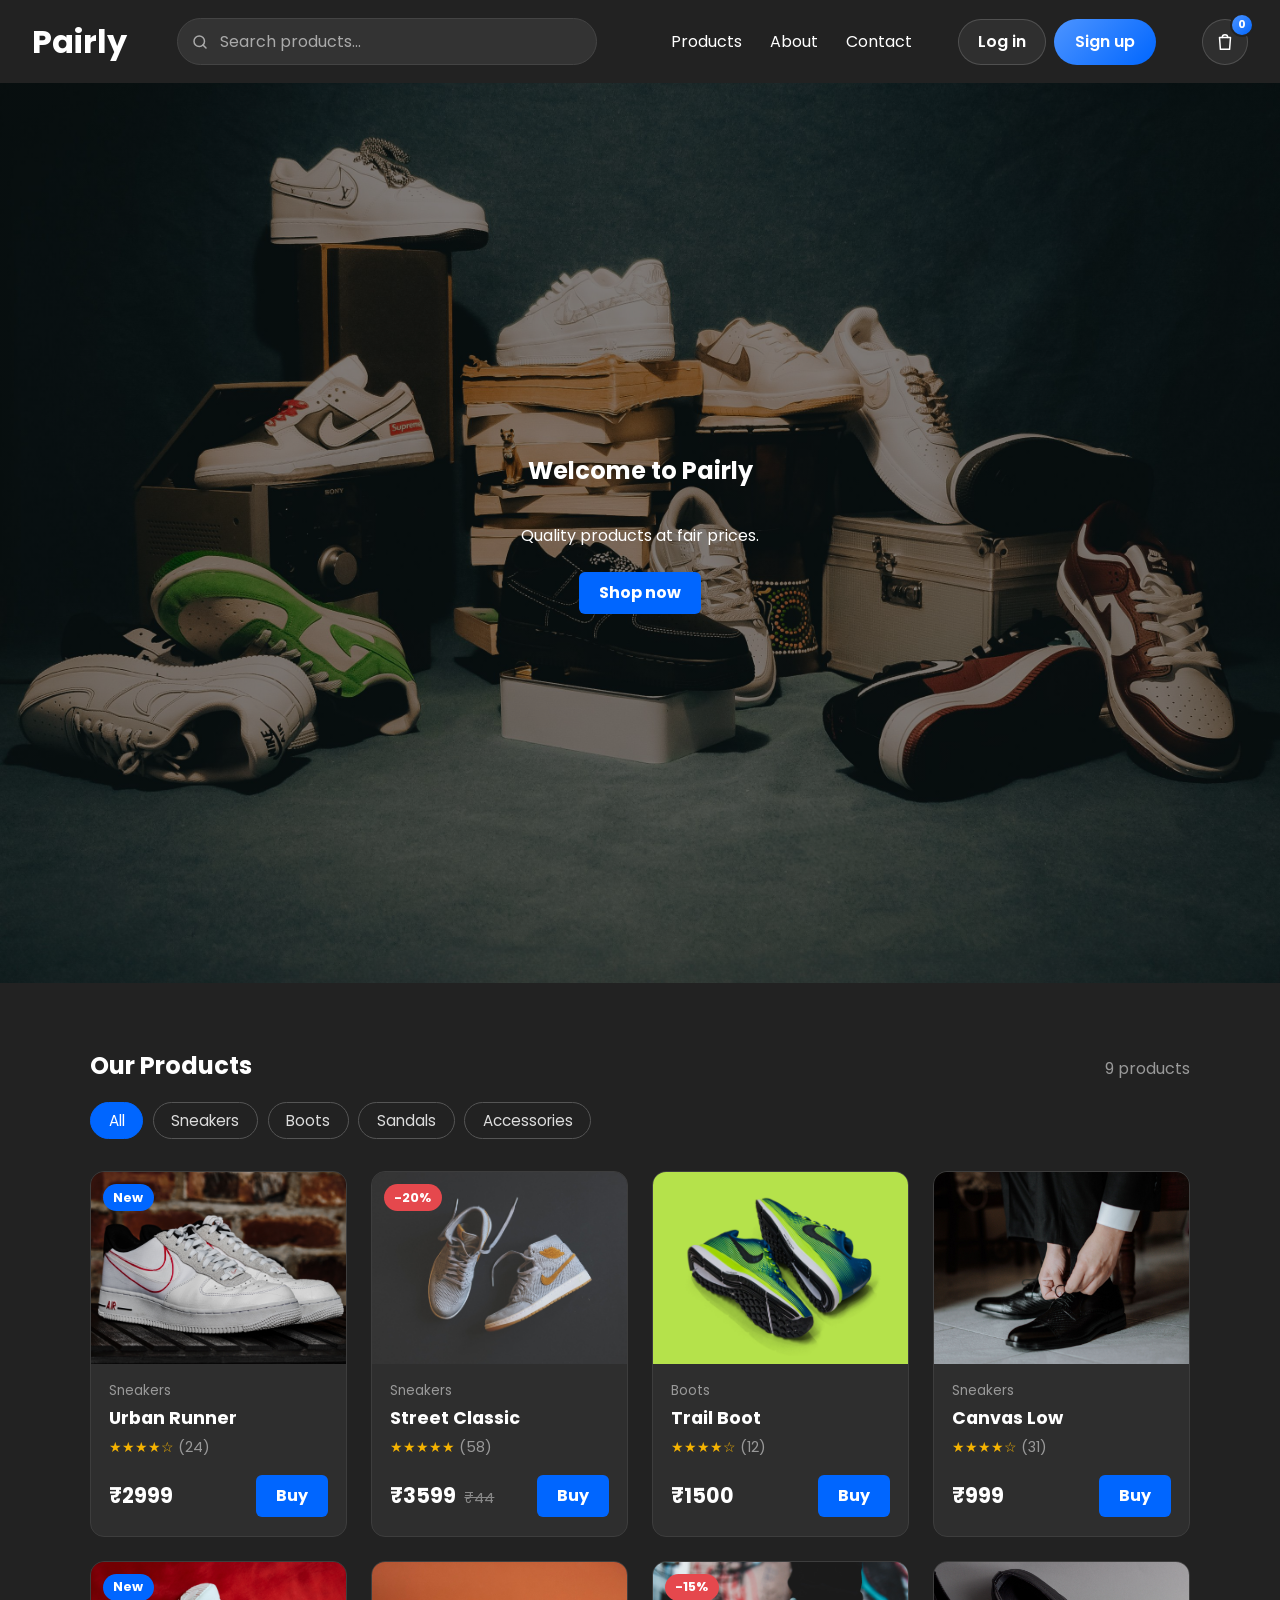
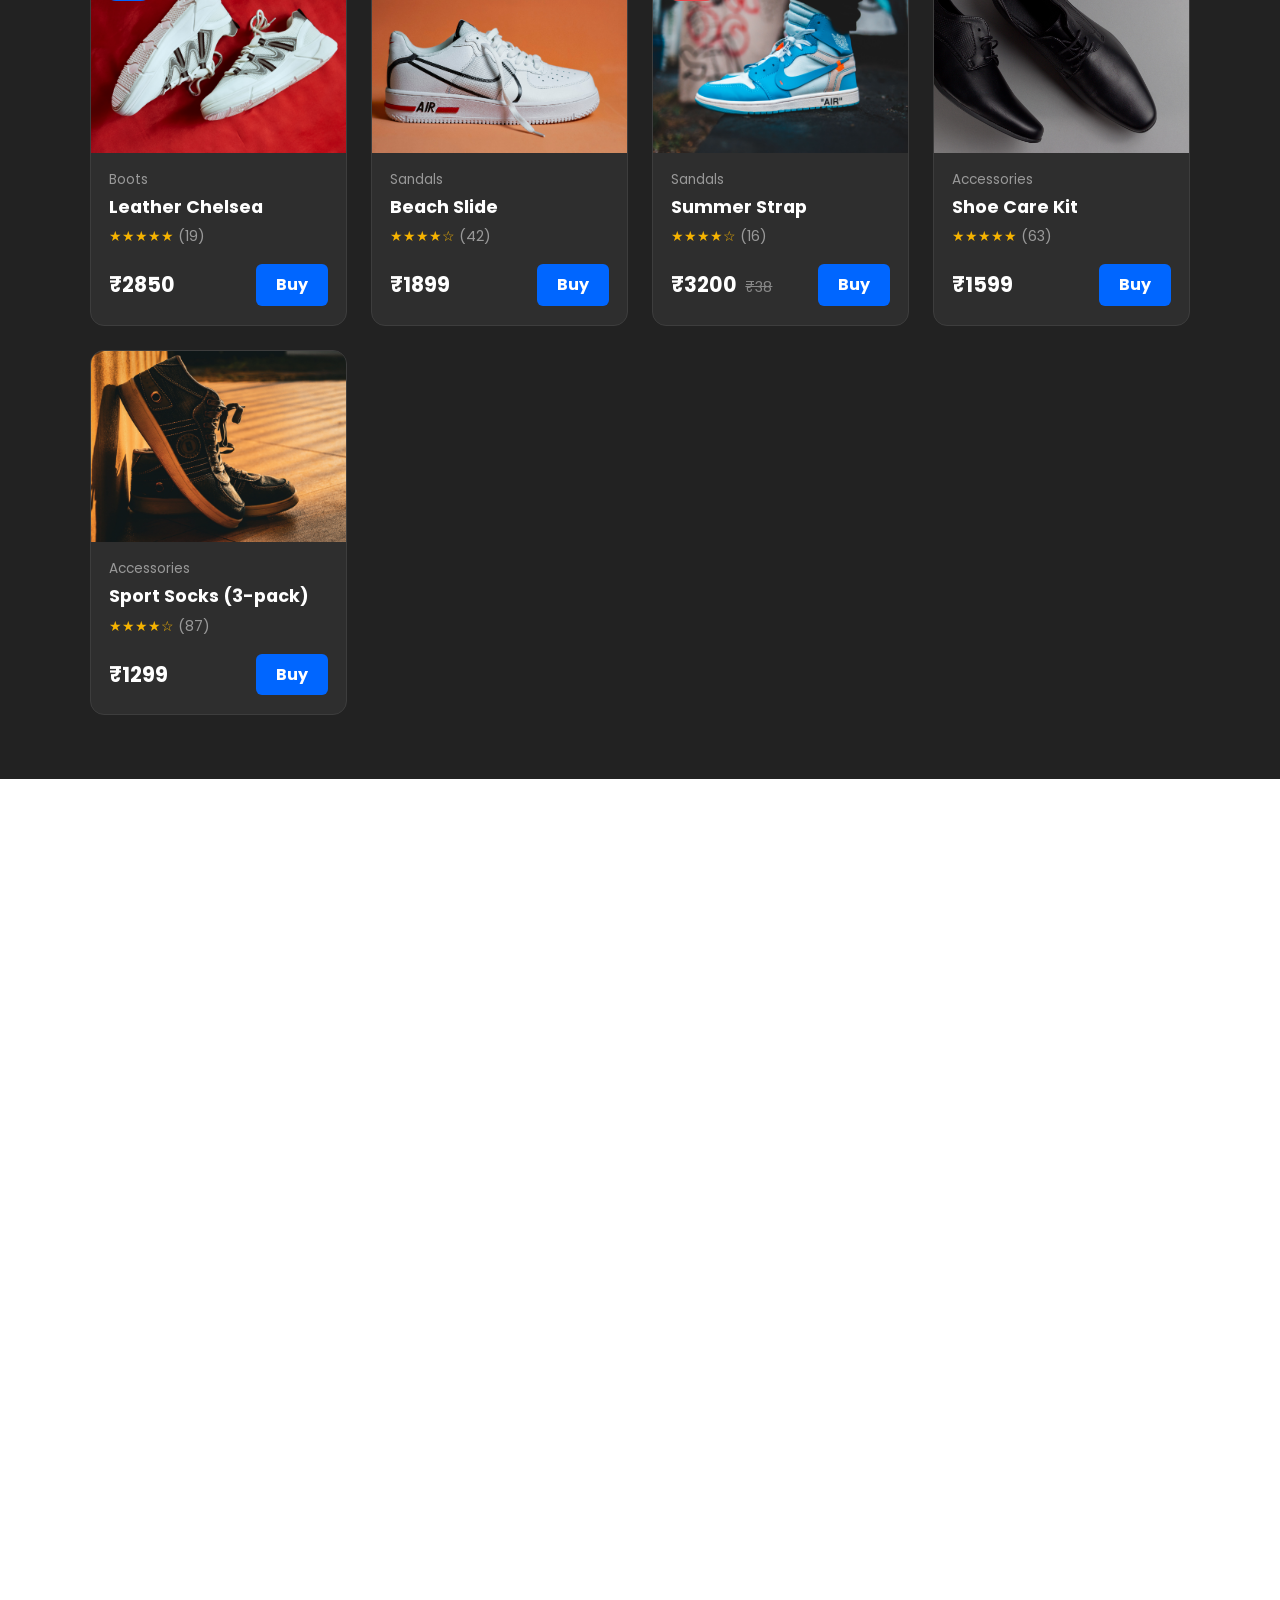
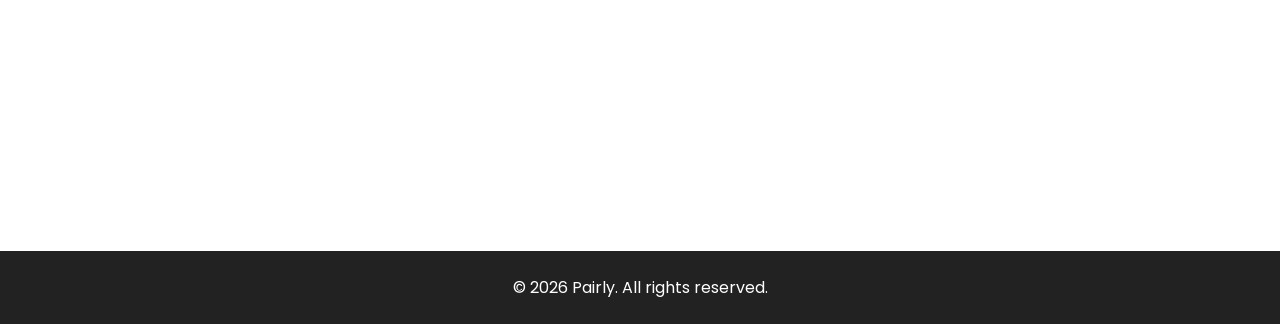
<file: index.html>
<!DOCTYPE html>
<html lang="en">
<head>
  <meta charset="UTF-8">
  <meta name="viewport" content="width=device-width, initial-scale=1">
  <title>Pairly</title>
  <link rel="stylesheet" href="style.css">
  <link rel="stylesheet" href="cart.css">
    <link href="https://fonts.googleapis.com/css2?family=Poppins:wght@400;600;700&display=swap" rel="stylesheet">
</head>
<body>

  <header>
    <h1>Pairly</h1>
    <form class="search" onsubmit="return false">
      <svg class="search-icon" viewBox="0 0 24 24" aria-hidden="true">
        <circle cx="11" cy="11" r="7"/>
        <path d="M20 20l-4-4"/>
      </svg>
      <input type="search" id="searchInput" placeholder="Search products..." aria-label="Search products">
    </form>
    <nav>
      <a href="#products">Products</a>
      <a href="#about">About</a>
      <a href="#contact">Contact</a>
    </nav>
    <a class="cart-link" href="cart.html" aria-label="Cart">
  <svg viewBox="0 0 24 24" aria-hidden="true"><path d="M6 7h12l-1 13H7L6 7z"/><path d="M9 7a3 3 0 016 0"/></svg><span class="cart-count" id="cartCount">0</span>
</a>
  </header>

  <section class="hero">
    <h2>Welcome to Pairly</h2>
    <p>Quality products at fair prices.</p>
    <a class="button" href="#products">Shop now</a>
  </section>

  <!-- ================= PRODUCTS ================= -->
  <section class="products reveal" id="products">
    <div class="section-head">
      <h2>Our Products</h2>
      <p class="count" id="count"></p>
    </div>

    <div class="filters" id="filters">
      <button class="active" data-filter="all">All</button>
      <button data-filter="sneakers">Sneakers</button>
      <button data-filter="boots">Boots</button>
      <button data-filter="sandals">Sandals</button>
      <button data-filter="accessories">Accessories</button>
    </div>

    <div class="grid">

      <article class="product" data-category="sneakers">
        <div class="product-img"><span class="badge">New</span><img src="pexels-nathanjhilton-4277508.jpg" alt="Urban Runner"></div>
        <div class="product-body">
          <p class="category">Sneakers</p><h3>Urban Runner</h3><p class="rating">★★★★☆ <span>(24)</span></p>
          <div class="product-footer"><p class="price">₹2999</p><a class="button" href="#">Buy</a></div>
        </div>
      </article>

      <article class="product" data-category="sneakers">
        <div class="product-img"><span class="badge sale">-20%</span><img src="pexels-mnzoutfits-1598505.jpg" alt="Street Classic"></div>
        <div class="product-body">
          <p class="category">Sneakers</p><h3>Street Classic</h3><p class="rating">★★★★★ <span>(58)</span></p>
          <div class="product-footer"><p class="price">₹3599 <del>₹44</del></p><a class="button" href="#">Buy</a></div>
        </div>
      </article>

      <article class="product" data-category="boots">
        <div class="product-img"><img src="pexels-craytive-1456706.jpg" alt="Trail Boot"></div>
        <div class="product-body">
          <p class="category">Boots</p><h3>Trail Boot</h3><p class="rating">★★★★☆ <span>(12)</span></p>
          <div class="product-footer"><p class="price">₹1500</p><a class="button" href="#">Buy</a></div>
        </div>
      </article>

      <article class="product" data-category="sneakers">
        <div class="product-img"><img src="pexels-eduardo199o9-178988127-33187093.jpg" alt="Canvas Low"></div>
        <div class="product-body">
          <p class="category">Sneakers</p><h3>Canvas Low</h3><p class="rating">★★★★☆ <span>(31)</span></p>
          <div class="product-footer"><p class="price">₹999</p><a class="button" href="#">Buy</a></div>
        </div>
      </article>

      <article class="product" data-category="boots">
        <div class="product-img"><span class="badge">New</span><img src="pexels-hurrahsuhail-11324548.jpg" alt="Leather Chelsea"></div>
        <div class="product-body">
          <p class="category">Boots</p><h3>Leather Chelsea</h3><p class="rating">★★★★★ <span>(19)</span></p>
          <div class="product-footer"><p class="price">₹2850</p><a class="button" href="#">Buy</a></div>
        </div>
      </article>

      <article class="product" data-category="sandals">
        <div class="product-img"><img src="pexels-indigentesce-8979069.jpg" alt="Beach Slide"></div>
        <div class="product-body">
          <p class="category">Sandals</p><h3>Beach Slide</h3><p class="rating">★★★★☆ <span>(42)</span></p>
          <div class="product-footer"><p class="price">₹1899</p><a class="button" href="#">Buy</a></div>
        </div>
      </article>

      <article class="product" data-category="sandals">
        <div class="product-img"><span class="badge sale">-15%</span><img src="pexels-introspectivedsgn-6016948.jpg" alt="Summer Strap"></div>
        <div class="product-body">
          <p class="category">Sandals</p><h3>Summer Strap</h3><p class="rating">★★★★☆ <span>(16)</span></p>
          <div class="product-footer"><p class="price">₹3200 <del>₹38</del></p><a class="button" href="#">Buy</a></div>
        </div>
      </article>

      <article class="product" data-category="accessories">
        <div class="product-img"><img src="pexels-lee-hanson-2161337044-37465528.jpg" alt="Shoe Care Kit"></div>
        <div class="product-body">
          <p class="category">Accessories</p><h3>Shoe Care Kit</h3><p class="rating">★★★★★ <span>(63)</span></p>
          <div class="product-footer"><p class="price">₹1599</p><a class="button" href="#">Buy</a></div>
        </div>
      </article>

      <article class="product" data-category="accessories">
        <div class="product-img"><img src="pexels-lesandu-alokabandara-670648380-19893264.jpg" alt="Sport Socks"></div>
        <div class="product-body">
          <p class="category">Accessories</p><h3>Sport Socks (3-pack)</h3><p class="rating">★★★★☆ <span>(87)</span></p>
          <div class="product-footer"><p class="price">₹1299</p><a class="button" href="#">Buy</a></div>
        </div>
      </article>

    </div>

    <p class="empty" id="empty" hidden>No products found. Try another search or category.</p>
  </section>

  <!-- ================= ABOUT ================= -->
  <section class="about reveal" id="about">
    <div class="about-main">
      <div class="about-text">
        <p class="eyebrow">About us</p>
        <h2>Footwear we'd wear ourselves</h2>
        <p>We started Pairly with a simple idea: good shoes shouldn't cost a fortune. Every pair in our store is picked by hand for comfort, quality and style.</p>
        <p>Edit this text to tell your own story: who you are, why you started, and what makes your shop different.</p>
        <a class="button" href="#contact">Get in touch</a>
      </div>
      <img class="about-img" src="pexels-omotayo-samuel-329103165-16350687.jpg" alt="Our shoe collection">
    </div>

    <div class="stats">
      <div><strong>5K+</strong><span>Happy customers</span></div>
      <div><strong>100+</strong><span>Products</span></div>
      <div><strong>4.9★</strong><span>Average rating</span></div>
    </div>

    <div class="features">
      <div class="feature"><span class="icon">🚚</span><h3>Free shipping</h3><p>On all orders over ₹50.</p></div>
      <div class="feature"><span class="icon">↩️</span><h3>Easy returns</h3><p>30 days to change your mind.</p></div>
      <div class="feature"><span class="icon">🔒</span><h3>Secure payment</h3><p>Your details are always protected.</p></div>
    </div>
  </section>

  <section class="reveal" id="contact">
    <h2>Contact</h2>
    <p>Email: <a href="mailto:hello@example.com">hello@example.com</a></p>
  </section>

  <footer>
    <p>&copy; 2026 Pairly. All rights reserved.</p>
  </footer>

     <script src="card-links.js"></script>
     <script src="auth.js"></script>

    <script>
      document.querySelectorAll(".product .button").forEach(function (b) {
    b.addEventListener("click", function (e) { e.preventDefault(); });
  });
      const io = new IntersectionObserver(entries =>
    entries.forEach(e => e.isIntersecting && e.target.classList.add("show")));
  document.querySelectorAll(".reveal").forEach(el => io.observe(el));
      const input   = document.getElementById("searchInput");
      const buttons = document.querySelectorAll("#filters button");
      const cards   = document.querySelectorAll(".product");
      const count   = document.getElementById("count");
      const empty   = document.getElementById("empty");

      let category = "all";
      let text = "";

      // Show only cards that match BOTH the category and the search text
      function update() {
        let shown = 0;
        cards.forEach(function (card) {
          const name = card.querySelector("h3").textContent.toLowerCase();
          const match = (category === "all" || card.dataset.category === category) && name.includes(text);
          card.style.display = match ? "" : "none";
          if (match) shown++;
        });
        count.textContent = shown + (shown === 1 ? " product" : " products");
        empty.hidden = shown > 0;
      }

      input.addEventListener("input", function () {
        text = input.value.toLowerCase();
        update();
      });

      buttons.forEach(function (btn) {
        btn.addEventListener("click", function () {
          buttons.forEach(function (b) { b.classList.remove("active"); });
          btn.classList.add("active");
          category = btn.dataset.filter;
          update();
        });
      });

      update();
    </script>
  </body>
  </html>
</file>
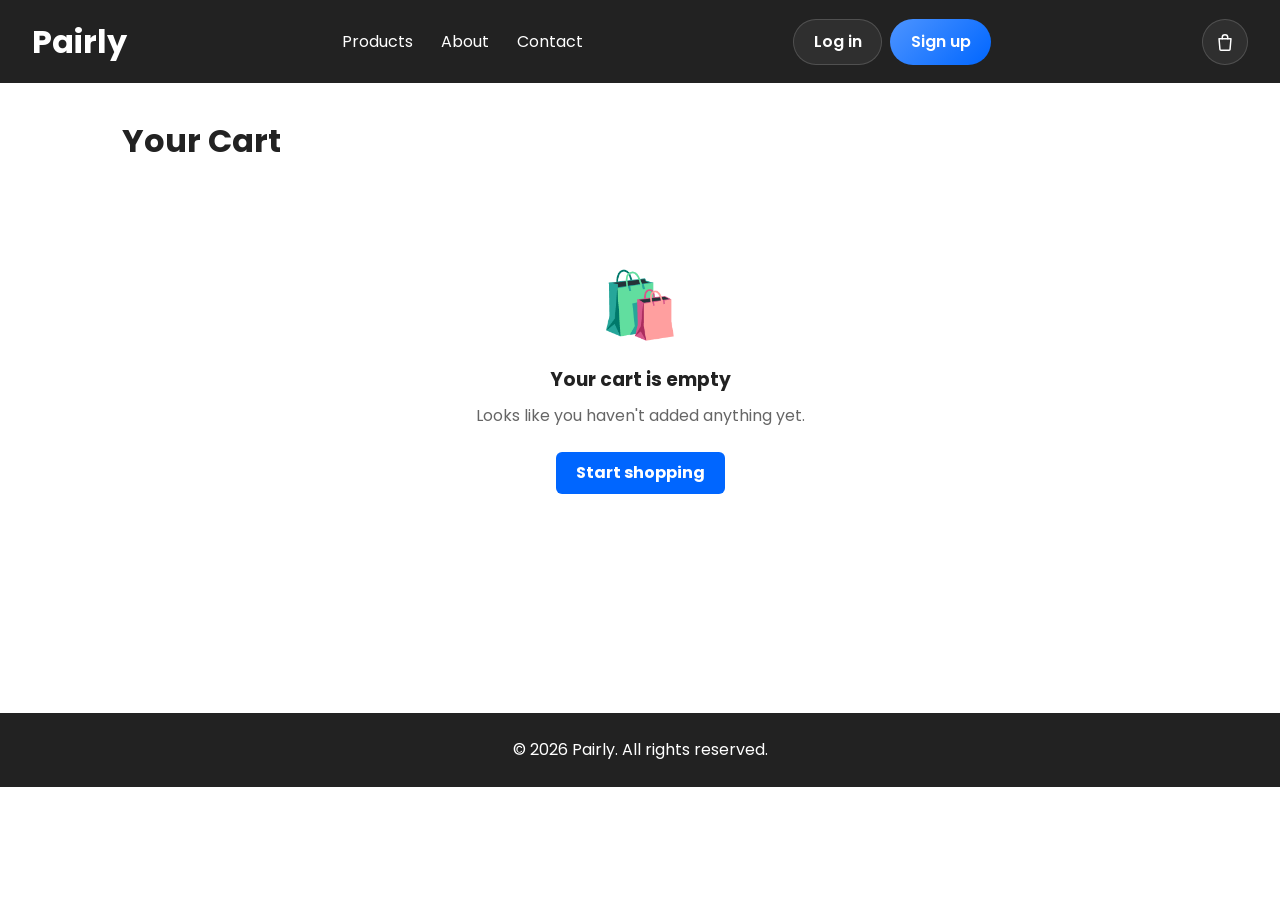
<file: cart.html>
<!DOCTYPE html>
<html lang="en">
<head>
  <meta charset="UTF-8">
  <meta name="viewport" content="width=device-width, initial-scale=1">
  <title>Your Cart – Pairly</title>
  <link rel="stylesheet" href="style.css">
  <link rel="stylesheet" href="cart.css">
  <link href="https://fonts.googleapis.com/css2?family=Poppins:wght@400;600;700&display=swap" rel="stylesheet">
</head>
<body>

  <header>
    <h1><a href="index.html">Pairly</a></h1>
    <nav>
      <a href="index.html#products">Products</a>
      <a href="index.html#about">About</a>
      <a href="index.html#contact">Contact</a>
    </nav>
    <a class="cart-link" href="cart.html" aria-label="Cart">
      <svg viewBox="0 0 24 24" aria-hidden="true"><path d="M6 7h12l-1 13H7L6 7z"/><path d="M9 7a3 3 0 016 0"/></svg>
      Cart <span class="cart-count" id="cartCount">0</span>
    </a>
  </header>

  <main class="cart-page">
    <h2>Your Cart</h2>
    <div id="cartContent"></div>
  </main>

  <footer>
    <p>&copy; 2026 Pairly. All rights reserved.</p>
  </footer>

  <script src="products.js"></script>
  <script src="cart.js"></script>
  <script src="auth.js"></script>
  <script>
    const FREE_SHIPPING_FROM = 999;   // free shipping at or above this subtotal
    const SHIPPING_FEE = 99;          // otherwise this is charged
    const content = document.getElementById("cartContent");

    function money(n) { return "₹" + n.toLocaleString("en-IN"); }

    function render() {
      // ignore anything in the cart that is no longer in products.js
      const cart = getCart().filter(function (item) { return PRODUCTS[item.id]; });

      if (!cart.length) {
        content.innerHTML =
          '<div class="empty-cart"><div class="big">🛍️</div><h3>Your cart is empty</h3>' +
          '<p>Looks like you haven\'t added anything yet.</p>' +
          '<a class="button" href="index.html#products">Start shopping</a></div>';
        updateCartCount();
        return;
      }

      let subtotal = 0;
      const rows = cart.map(function (item, i) {
        const p = PRODUCTS[item.id];
        const line = p.price * item.qty;
        subtotal += line;
        return '<div class="cart-item">' +
          '<a href="product.html?id=' + item.id + '"><img src="' + p.image + '" alt="' + p.name + '"></a>' +
          '<div>' +
            '<a class="ci-name" href="product.html?id=' + item.id + '">' + p.name + '</a>' +
            '<p class="ci-meta">' + p.category + (item.size ? " · Size " + item.size : "") + '</p>' +
            '<p class="ci-price">' + money(p.price) + ' each</p>' +
            '<div class="cart-qty">' +
              '<button type="button" data-act="dec" data-i="' + i + '" aria-label="Decrease quantity">−</button>' +
              '<span>' + item.qty + '</span>' +
              '<button type="button" data-act="inc" data-i="' + i + '" aria-label="Increase quantity">+</button>' +
            '</div>' +
          '</div>' +
          '<div class="ci-right"><p class="ci-total">' + money(line) + '</p>' +
            '<button type="button" class="remove" data-act="remove" data-i="' + i + '">Remove</button></div>' +
        '</div>';
      }).join("");

      const shipping = subtotal >= FREE_SHIPPING_FROM ? 0 : SHIPPING_FEE;
      const note = shipping
        ? "Add " + money(FREE_SHIPPING_FROM - subtotal) + " more for free shipping."
        : "You've got free shipping!";

      content.innerHTML =
        '<div class="cart-layout">' +
          '<div class="cart-items">' + rows +
            '<button type="button" class="clear" data-act="clear">Clear cart</button></div>' +
          '<aside class="summary"><h3>Order summary</h3>' +
            '<div class="row"><span>Subtotal</span><span>' + money(subtotal) + '</span></div>' +
            '<div class="row"><span>Shipping</span><span class="' + (shipping ? "" : "free") + '">' +
              (shipping ? money(shipping) : "Free") + '</span></div>' +
            '<div class="row total"><span>Total</span><span>' + money(subtotal + shipping) + '</span></div>' +
            '<p class="note">' + note + '</p>' +
            '<button type="button" class="button checkout" data-act="checkout">Checkout</button>' +
            '<a class="continue" href="index.html#products">← Continue shopping</a>' +
          '</aside>' +
        '</div>';

      updateCartCount();
    }

    // One click handler for all buttons in the cart
    content.addEventListener("click", function (e) {
      const act = e.target.dataset.act;
      if (!act) return;
      const cart = getCart().filter(function (item) { return PRODUCTS[item.id]; });
      const i = Number(e.target.dataset.i);

      if (act === "inc" && cart[i].qty < 10) cart[i].qty++;
      if (act === "dec" && cart[i].qty > 1) cart[i].qty--;
      if (act === "remove") cart.splice(i, 1);
      if (act === "clear") cart.length = 0;

      if (act === "checkout") {
        window.location.href = "checkout.html";
        return;
      }

      saveCart(cart);
      render();
    });

    render();
  </script>
</body>
</html>
</file>
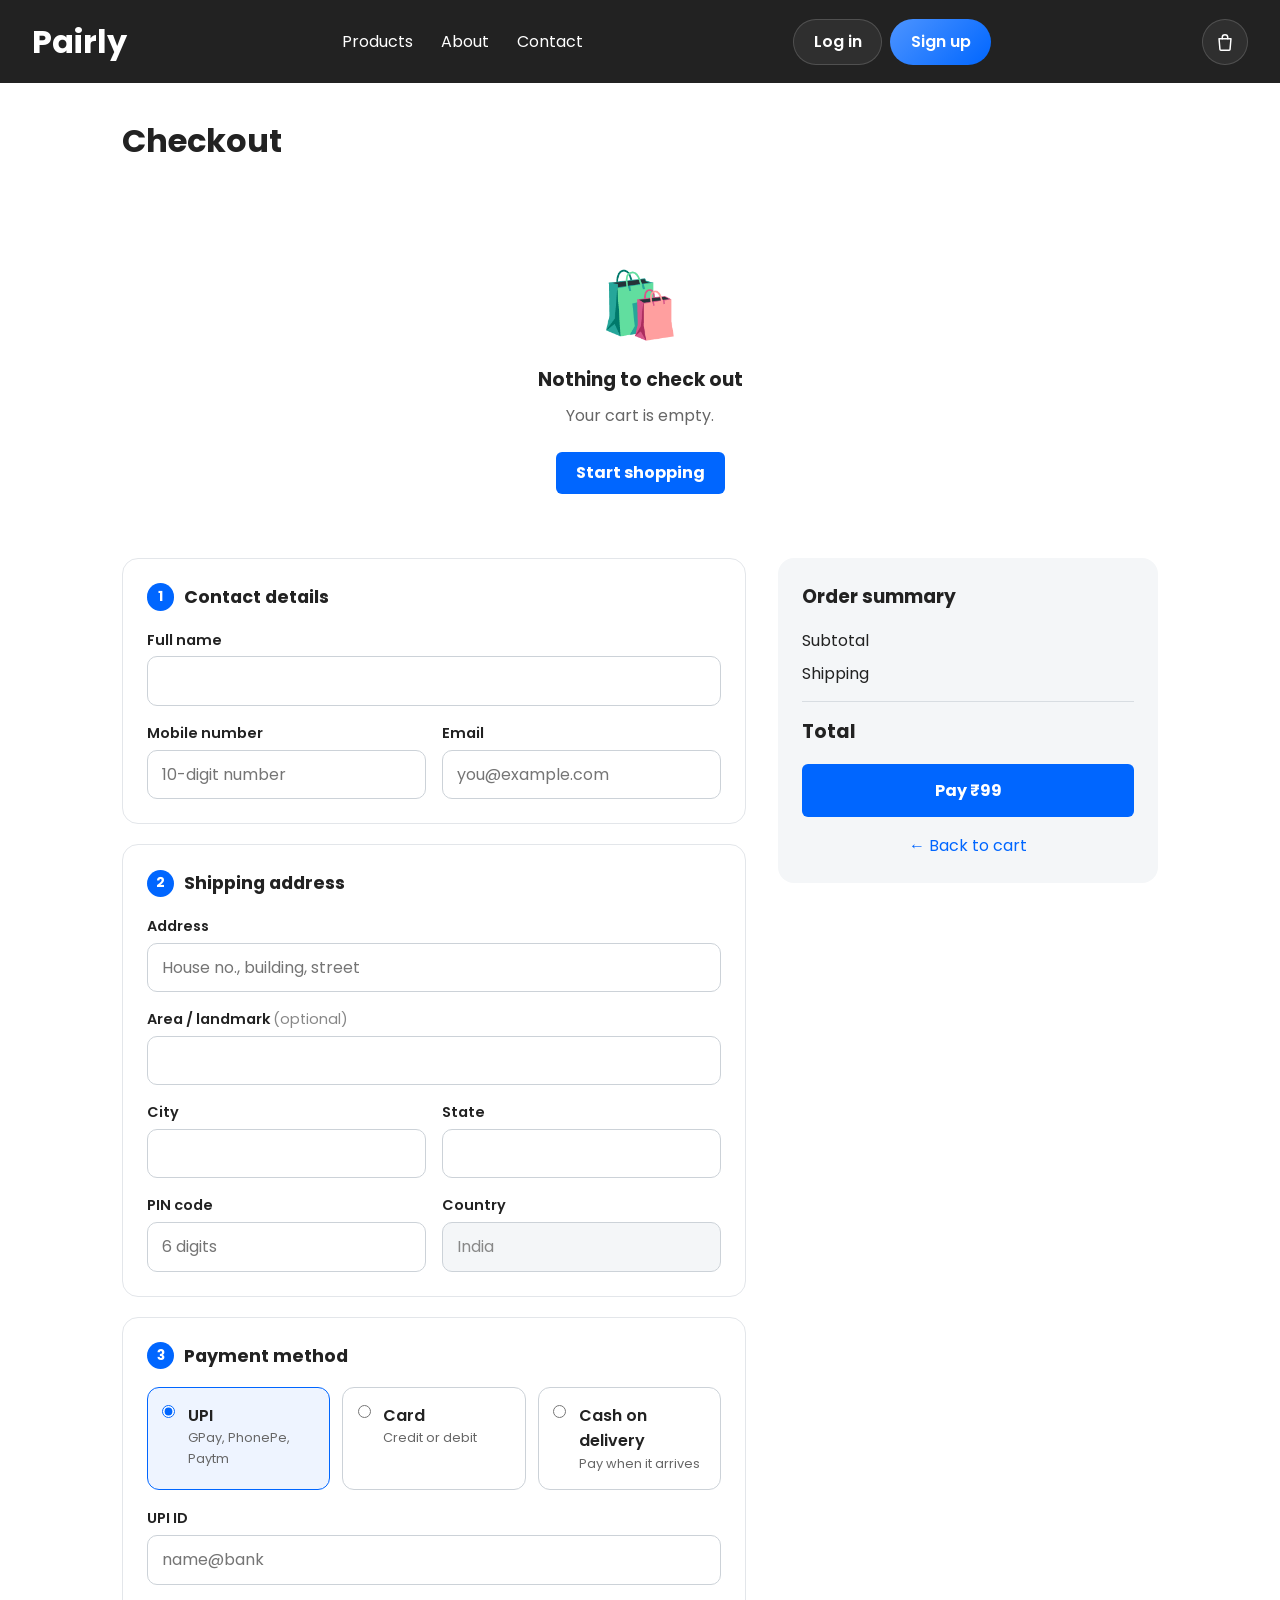
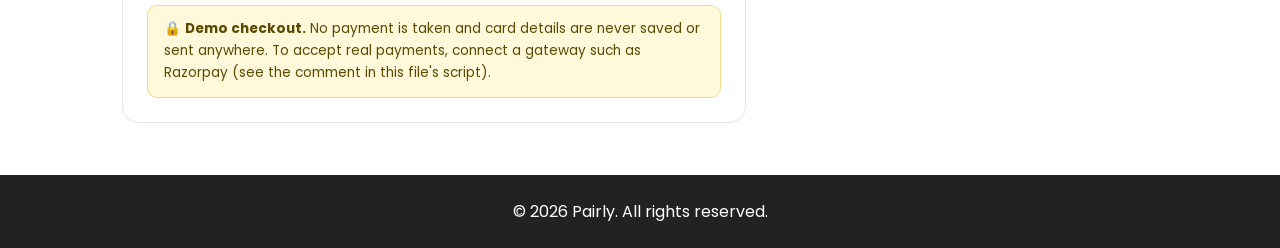
<file: checkout.html>
<!DOCTYPE html>
<html lang="en">
<head>
  <meta charset="UTF-8">
  <meta name="viewport" content="width=device-width, initial-scale=1">
  <title>Checkout – Pairly</title>
  <link rel="stylesheet" href="style.css">
  <link rel="stylesheet" href="cart.css">
  <link rel="stylesheet" href="checkout.css">
  <link href="https://fonts.googleapis.com/css2?family=Poppins:wght@400;600;700&display=swap" rel="stylesheet">
</head>
<body>

  <header>
    <h1><a href="index.html">Pairly</a></h1>
    <nav>
      <a href="index.html#products">Products</a>
      <a href="index.html#about">About</a>
      <a href="index.html#contact">Contact</a>
    </nav>
    <a class="cart-link" href="cart.html" aria-label="Cart">
      <svg viewBox="0 0 24 24" aria-hidden="true"><path d="M6 7h12l-1 13H7L6 7z"/><path d="M9 7a3 3 0 016 0"/></svg>
      Cart <span class="cart-count" id="cartCount">0</span>
    </a>
  </header>

  <main class="checkout-page">
    <h2 id="pageTitle">Checkout</h2>

    <!-- Shown when there is nothing to buy -->
    <div class="empty-cart" id="emptyState" hidden>
      <div class="big">🛍️</div>
      <h3>Nothing to check out</h3>
      <p>Your cart is empty.</p>
      <a class="button" href="index.html#products">Start shopping</a>
    </div>

    <!-- Shown after the order is placed -->
    <section class="success" id="success" hidden></section>

    <div class="checkout-layout" id="checkoutLayout">

      <!-- ========== FORM ========== -->
      <form id="orderForm">

        <div class="box">
          <h3><span class="step">1</span> Contact details</h3>
          <div class="fields">
            <div class="field full">
              <label for="fullName">Full name</label>
              <input id="fullName" name="fullName" type="text" autocomplete="name" required minlength="2">
            </div>
            <div class="field">
              <label for="phone">Mobile number</label>
              <input id="phone" name="phone" type="tel" inputmode="numeric" autocomplete="tel-national"
                     pattern="[6-9][0-9]{9}" maxlength="10" placeholder="10-digit number"
                     title="Enter a 10-digit mobile number" required>
            </div>
            <div class="field">
              <label for="email">Email</label>
              <input id="email" name="email" type="email" autocomplete="email" placeholder="you@example.com" required>
            </div>
          </div>
        </div>

        <div class="box">
          <h3><span class="step">2</span> Shipping address</h3>
          <div class="fields">
            <div class="field full">
              <label for="address1">Address</label>
              <input id="address1" name="address1" type="text" autocomplete="address-line1"
                     placeholder="House no., building, street" required>
            </div>
            <div class="field full">
              <label for="address2">Area / landmark <span class="opt">(optional)</span></label>
              <input id="address2" name="address2" type="text" autocomplete="address-line2">
            </div>
            <div class="field">
              <label for="city">City</label>
              <input id="city" name="city" type="text" autocomplete="address-level2" required>
            </div>
            <div class="field">
              <label for="state">State</label>
              <input id="state" name="state" type="text" autocomplete="address-level1" required>
            </div>
            <div class="field">
              <label for="pin">PIN code</label>
              <input id="pin" name="pin" type="text" inputmode="numeric" autocomplete="postal-code"
                     pattern="[1-9][0-9]{5}" maxlength="6" placeholder="6 digits"
                     title="Enter a 6-digit PIN code" required>
            </div>
            <div class="field">
              <label for="country">Country</label>
              <input id="country" type="text" value="India" disabled>
            </div>
          </div>
        </div>

        <div class="box">
          <h3><span class="step">3</span> Payment method</h3>

          <div class="pay-options" id="payOptions">
            <label class="pay-option selected">
              <input type="radio" name="pay" value="upi" checked>
              <span class="pay-title">UPI</span><span class="pay-sub">GPay, PhonePe, Paytm</span>
            </label>
            <label class="pay-option">
              <input type="radio" name="pay" value="card">
              <span class="pay-title">Card</span><span class="pay-sub">Credit or debit</span>
            </label>
            <label class="pay-option">
              <input type="radio" name="pay" value="cod">
              <span class="pay-title">Cash on delivery</span><span class="pay-sub">Pay when it arrives</span>
            </label>
          </div>

          <div class="pay-panel" id="panel-upi">
            <div class="field">
              <label for="upiId">UPI ID</label>
              <input id="upiId" name="upiId" type="text" placeholder="name@bank"
                     pattern="[a-zA-Z0-9.\-_]{2,256}@[a-zA-Z]{2,64}" title="Example: name@okaxis" required>
            </div>
          </div>

          <div class="pay-panel" id="panel-card" hidden>
            <div class="fields">
              <div class="field full">
                <label for="cardNumber">Card number</label>
                <input id="cardNumber" type="text" inputmode="numeric" autocomplete="cc-number"
                       placeholder="1234 5678 9012 3456" maxlength="23" pattern="[0-9 ]{13,23}"
                       title="Enter your card number" required disabled>
              </div>
              <div class="field full">
                <label for="cardName">Name on card</label>
                <input id="cardName" type="text" autocomplete="cc-name" required disabled>
              </div>
              <div class="field">
                <label for="cardExpiry">Expiry (MM/YY)</label>
                <input id="cardExpiry" type="text" inputmode="numeric" autocomplete="cc-exp"
                       placeholder="MM/YY" maxlength="5" pattern="(0[1-9]|1[0-2])\/[0-9]{2}"
                       title="Use the format MM/YY" required disabled>
              </div>
              <div class="field">
                <label for="cardCvv">CVV</label>
                <input id="cardCvv" type="password" inputmode="numeric" autocomplete="cc-csc"
                       maxlength="4" pattern="[0-9]{3,4}" title="3 or 4 digits" required disabled>
              </div>
            </div>
          </div>

          <div class="pay-panel" id="panel-cod" hidden>
            <p class="note">Pay in cash (or UPI) to the delivery person when your order arrives.</p>
          </div>

          <p class="demo-note">
            🔒 <strong>Demo checkout.</strong> No payment is taken and card details are never saved or sent anywhere.
            To accept real payments, connect a gateway such as Razorpay (see the comment in this file's script).
          </p>
        </div>

      </form>

      <!-- ========== ORDER SUMMARY ========== -->
      <aside class="order-summary">
        <h3>Order summary</h3>
        <div id="summaryItems"></div>
        <div class="row"><span>Subtotal</span><span id="sSubtotal"></span></div>
        <div class="row"><span>Shipping</span><span id="sShipping"></span></div>
        <div class="row total"><span>Total</span><span id="sTotal"></span></div>
        <button type="submit" form="orderForm" class="button place-order" id="placeBtn">Place order</button>
        <a class="back-link" href="cart.html">← Back to cart</a>
      </aside>

    </div>
  </main>

  <footer>
    <p>&copy; 2026 Pairly. All rights reserved.</p>
  </footer>

  <script src="products.js"></script>
  <script src="cart.js"></script>
  <script src="auth.js"></script>
  <script>
    const FREE_SHIPPING_FROM = 999;   // keep these the same as in cart.html
    const SHIPPING_FEE = 99;

    const $ = id => document.getElementById(id);
    const money = n => "₹" + n.toLocaleString("en-IN");
    const esc = s => String(s).replace(/[&<>"']/g, c => ({ "&": "&amp;", "<": "&lt;", ">": "&gt;", '"': "&quot;", "'": "&#39;" }[c]));

    // ---------- 1. What is being bought? ----------
    // product.html "Buy now" sends ?buy=...&size=...&qty=...  (only that item)
    // cart.html "Checkout" sends no parameters (everything in the cart)
    const params = new URLSearchParams(location.search);
    let items, fromCart = false;

    if (params.get("buy") && PRODUCTS[params.get("buy")]) {
      const qty = Math.min(Math.max(parseInt(params.get("qty"), 10) || 1, 1), 10);
      items = [{ id: params.get("buy"), size: params.get("size") || "", qty: qty }];
    } else {
      fromCart = true;
      items = getCart().filter(i => PRODUCTS[i.id]);
    }

    const subtotal = items.reduce((sum, i) => sum + PRODUCTS[i.id].price * i.qty, 0);
    const shipping = subtotal >= FREE_SHIPPING_FROM ? 0 : SHIPPING_FEE;
    const total = subtotal + shipping;

    // ---------- 2. Summary ----------
    if (!items.length) {
      $("checkoutLayout").hidden = true;
      $("emptyState").hidden = false;
    } else {
      $("summaryItems").innerHTML = items.map(i => {
        const p = PRODUCTS[i.id];
        return `<div class="sum-item">
          <div class="thumb"><img src="${p.image}" alt=""><span class="qty-badge">${i.qty}</span></div>
          <div><strong>${esc(p.name)}</strong><p class="meta">${p.category}${i.size ? " · Size " + esc(i.size) : ""}</p></div>
          <span>${money(p.price * i.qty)}</span>
        </div>`;
      }).join("");
      $("sSubtotal").textContent = money(subtotal);
      $("sShipping").innerHTML = shipping ? money(shipping) : '<span class="free">Free</span>';
      $("sTotal").textContent = money(total);
    }

    // ---------- 3. Payment method switching ----------
    const form = $("orderForm");

    function setPay(method) {
      document.querySelectorAll(".pay-option").forEach(o =>
        o.classList.toggle("selected", o.querySelector("input").value === method));
      ["upi", "card", "cod"].forEach(m => {
        const panel = $("panel-" + m);
        panel.hidden = m !== method;
        // hidden fields are disabled so they never block the form from submitting
        panel.querySelectorAll("input").forEach(inp => inp.disabled = m !== method);
      });
      $("placeBtn").textContent = method === "cod" ? "Place order · " + money(total) : "Pay " + money(total);
    }
    form.querySelectorAll('input[name="pay"]').forEach(r => r.addEventListener("change", () => setPay(r.value)));
    setPay("upi");

    // Logged in? Fill in what we already know.
    const me = Auth.currentUser();
    if (me) {
      $("fullName").value = me.name;
      $("email").value = me.email;
      if (me.phone) $("phone").value = me.phone;
    }

    // Card field helpers
    $("cardNumber").addEventListener("input", e => {
      e.target.value = e.target.value.replace(/\D/g, "").slice(0, 19).replace(/(.{4})/g, "$1 ").trim();
    });
    $("cardExpiry").addEventListener("input", e => {
      let v = e.target.value.replace(/\D/g, "").slice(0, 4);
      if (v.length > 2) v = v.slice(0, 2) + "/" + v.slice(2);
      e.target.value = v;
      e.target.setCustomValidity("");
    });
    $("cardCvv").addEventListener("input", e => { e.target.value = e.target.value.replace(/\D/g, ""); });
    ["phone", "pin"].forEach(id =>
      $(id).addEventListener("input", e => { e.target.value = e.target.value.replace(/\D/g, ""); }));

    // ---------- 4. Place the order ----------
    form.addEventListener("submit", function (e) {
      e.preventDefault();                       // runs only when every visible field is valid
      const method = form.pay.value;

      if (method === "card") {
        const [mm, yy] = $("cardExpiry").value.split("/").map(Number);
        const expiresAt = new Date(2000 + yy, mm, 1);          // first day of the month after expiry
        if (expiresAt <= new Date()) {
          $("cardExpiry").setCustomValidity("This card has expired");
          $("cardExpiry").reportValidity();
          return;
        }
      }

      /* ---- REAL PAYMENTS (Razorpay example) ----
         1. Your server creates a Razorpay order and returns its order_id.
         2. Open Razorpay Checkout here:
              new Razorpay({ key: "YOUR_KEY_ID", amount: total * 100, currency: "INR",
                             order_id: serverOrderId, handler: function (res) { completeOrder(...); } }).open();
         3. Your server verifies the payment signature before you mark the order as paid.
         Never build your own card form for live payments. Use the gateway's hosted checkout. */

      const btn = $("placeBtn");
      btn.disabled = true;
      btn.textContent = method === "cod" ? "Placing order…" : "Processing payment…";
      setTimeout(() => completeOrder(method), 1400);   // pretend to talk to a payment server
    });

    function completeOrder(method) {
      const data = new FormData(form);
      const payLabel = { upi: "UPI", card: "Card", cod: "Cash on delivery" }[method];

      const order = {
        id: "MS" + Date.now().toString().slice(-8),
        date: new Date().toISOString(),
        items: items.map(i => ({ id: i.id, name: PRODUCTS[i.id].name, size: i.size, qty: i.qty, price: PRODUCTS[i.id].price })),
        subtotal, shipping, total,
        customer: {
          name: data.get("fullName"), phone: data.get("phone"), email: data.get("email"),
          address: [data.get("address1"), data.get("address2"), data.get("city"), data.get("state"), data.get("pin")]
                     .filter(Boolean).join(", ")
        },
        payment: payLabel,               // only the method is saved, never card details
        status: "Placed",
        userEmail: Auth.currentUser() ? Auth.currentUser().email : null   // links the order to the account
      };

      try {
        const orders = JSON.parse(localStorage.getItem("myshop-orders")) || [];
        orders.push(order);
        localStorage.setItem("myshop-orders", JSON.stringify(orders));
      } catch (err) {}

      if (fromCart) saveCart([]);        // empty the cart after a cart checkout
      showSuccess(order, method);
    }

    // ---------- 5. Confirmation ----------
    function showSuccess(order, method) {
      const delivery = new Date(Date.now() + 5 * 864e5)
        .toLocaleDateString("en-IN", { weekday: "long", day: "numeric", month: "long" });

      $("checkoutLayout").hidden = true;
      $("pageTitle").hidden = true;
      $("success").hidden = false;
      $("success").innerHTML = `
        <div class="tick">✓</div>
        <h2>Thank you, ${esc(order.customer.name.split(" ")[0])}!</h2>
        <p class="lead">Your order <strong>#${order.id}</strong> has been placed.</p>
        <div class="box receipt">
          <div class="row"><span>Estimated delivery</span><strong>${delivery}</strong></div>
          <div class="row"><span>Payment</span><strong>${method === "cod" ? "Pay on delivery" : order.payment + " (demo, nothing charged)"}</strong></div>
          <div class="row"><span>Ship to</span><strong class="addr">${esc(order.customer.name)}<br>${esc(order.customer.address)}</strong></div>
          <hr>
          ${order.items.map(i => `<div class="row"><span>${esc(i.name)}${i.size ? " (" + esc(i.size) + ")" : ""} × ${i.qty}</span><span>${money(i.price * i.qty)}</span></div>`).join("")}
          <div class="row"><span>Shipping</span><span>${order.shipping ? money(order.shipping) : "Free"}</span></div>
          <div class="row total"><span>Total</span><span>${money(order.total)}</span></div>
        </div>
        <a class="button" href="index.html#products">Continue shopping</a>`;
      window.scrollTo({ top: 0, behavior: "smooth" });
    }
  </script>
</body>
</html>
</file>
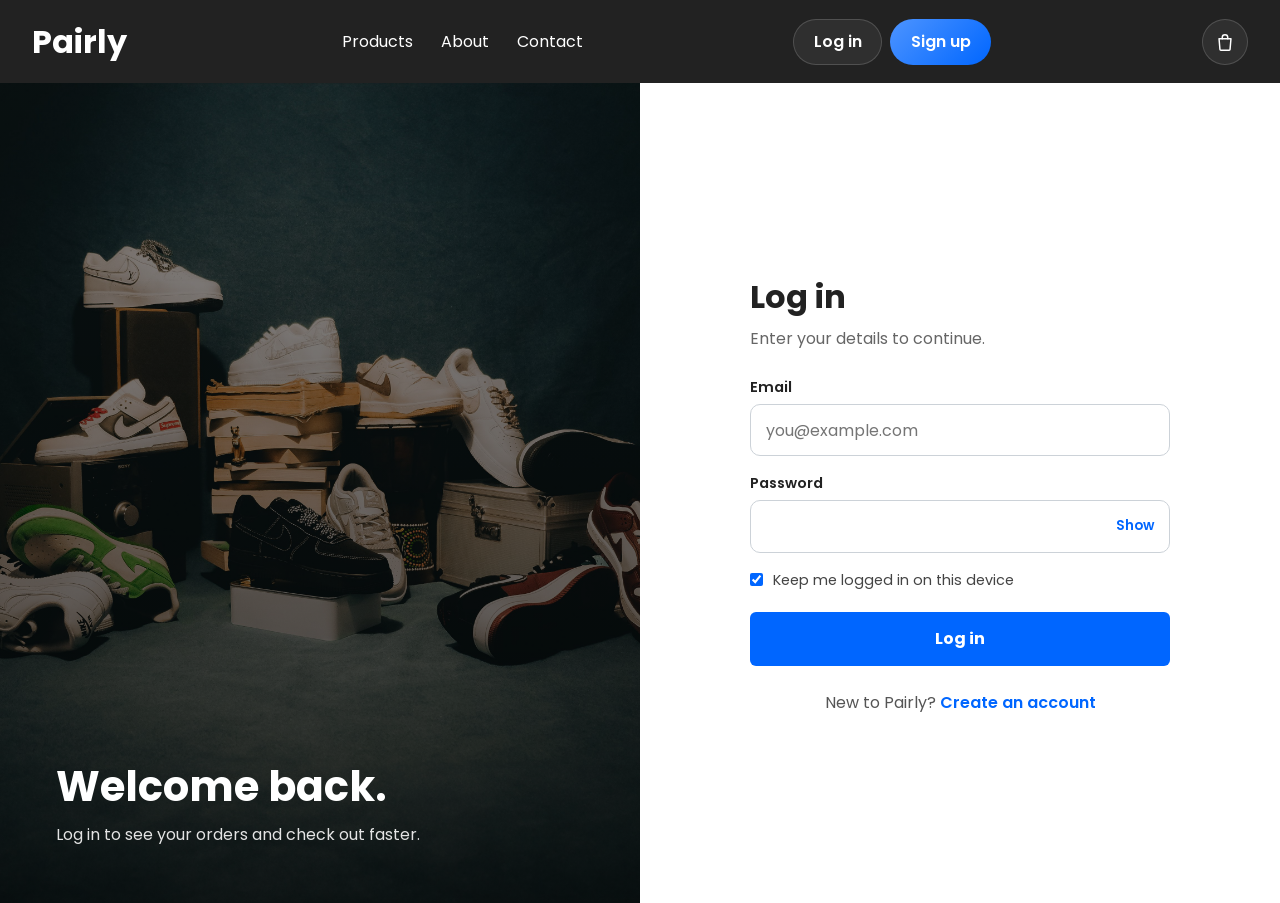
<file: login.html>
<!DOCTYPE html>
<html lang="en">
<head>
  <meta charset="UTF-8">
  <meta name="viewport" content="width=device-width, initial-scale=1">
  <title>Log in – Pairly</title>
  <link rel="stylesheet" href="style.css">
  <link rel="stylesheet" href="cart.css">
  <link rel="stylesheet" href="auth.css">
  <link href="https://fonts.googleapis.com/css2?family=Poppins:wght@400;600;700&display=swap" rel="stylesheet">
</head>
<body>

  <header>
    <h1><a href="index.html">Pairly</a></h1>
    <nav>
      <a href="index.html#products">Products</a>
      <a href="index.html#about">About</a>
      <a href="index.html#contact">Contact</a>
    </nav>
    <a class="cart-link" href="cart.html" aria-label="Cart">
      <svg viewBox="0 0 24 24" aria-hidden="true"><path d="M6 7h12l-1 13H7L6 7z"/><path d="M9 7a3 3 0 016 0"/></svg>
      Cart <span class="cart-count" id="cartCount">0</span>
    </a>
  </header>

  <main class="auth-wrap">

    <div class="auth-art">
      <h2>Welcome back.</h2>
      <p>Log in to see your orders and check out faster.</p>
    </div>

    <div class="auth-panel">
      <div class="auth-card">
        <h2>Log in</h2>
        <p class="sub">Enter your details to continue.</p>

        <div class="alert" id="alert" role="alert" hidden></div>

        <form id="loginForm">
          <div class="field">
            <label for="email">Email</label>
            <input id="email" type="email" autocomplete="email" placeholder="you@example.com" required>
          </div>

          <div class="field">
            <label for="password">Password</label>
            <div class="pw">
              <input id="password" type="password" autocomplete="current-password" required>
              <button type="button" class="pw-toggle" aria-label="Show password">Show</button>
            </div>
          </div>

          <label class="check">
            <input type="checkbox" id="remember" checked>
            <span>Keep me logged in on this device</span>
          </label>

          <button class="button submit" id="submitBtn" type="submit">Log in</button>
        </form>

        <p class="switch">New to Pairly? <a href="register.html" id="toRegister">Create an account</a></p>
      </div>
    </div>

  </main>

  <script src="cart.js"></script>
  <script src="auth.js"></script>
  <script>
    const next = Auth.safeNext();
    document.getElementById("toRegister").href = "register.html?next=" + encodeURIComponent(next);

    // Already logged in? Go straight on.
    if (Auth.currentUser()) window.location.replace(next);

    Auth.wirePasswordToggles();

    const form = document.getElementById("loginForm");
    const alertBox = document.getElementById("alert");
    const btn = document.getElementById("submitBtn");

    form.addEventListener("submit", async function (e) {
      e.preventDefault();
      alertBox.hidden = true;
      btn.disabled = true;
      btn.textContent = "Logging in…";

      const result = await Auth.login(
        document.getElementById("email").value,
        document.getElementById("password").value,
        document.getElementById("remember").checked
      );

      if (result.ok) {
        window.location.href = next;
      } else {
        alertBox.textContent = result.error;
        alertBox.hidden = false;
        btn.disabled = false;
        btn.textContent = "Log in";
      }
    });
  </script>
</body>
</html>
</file>
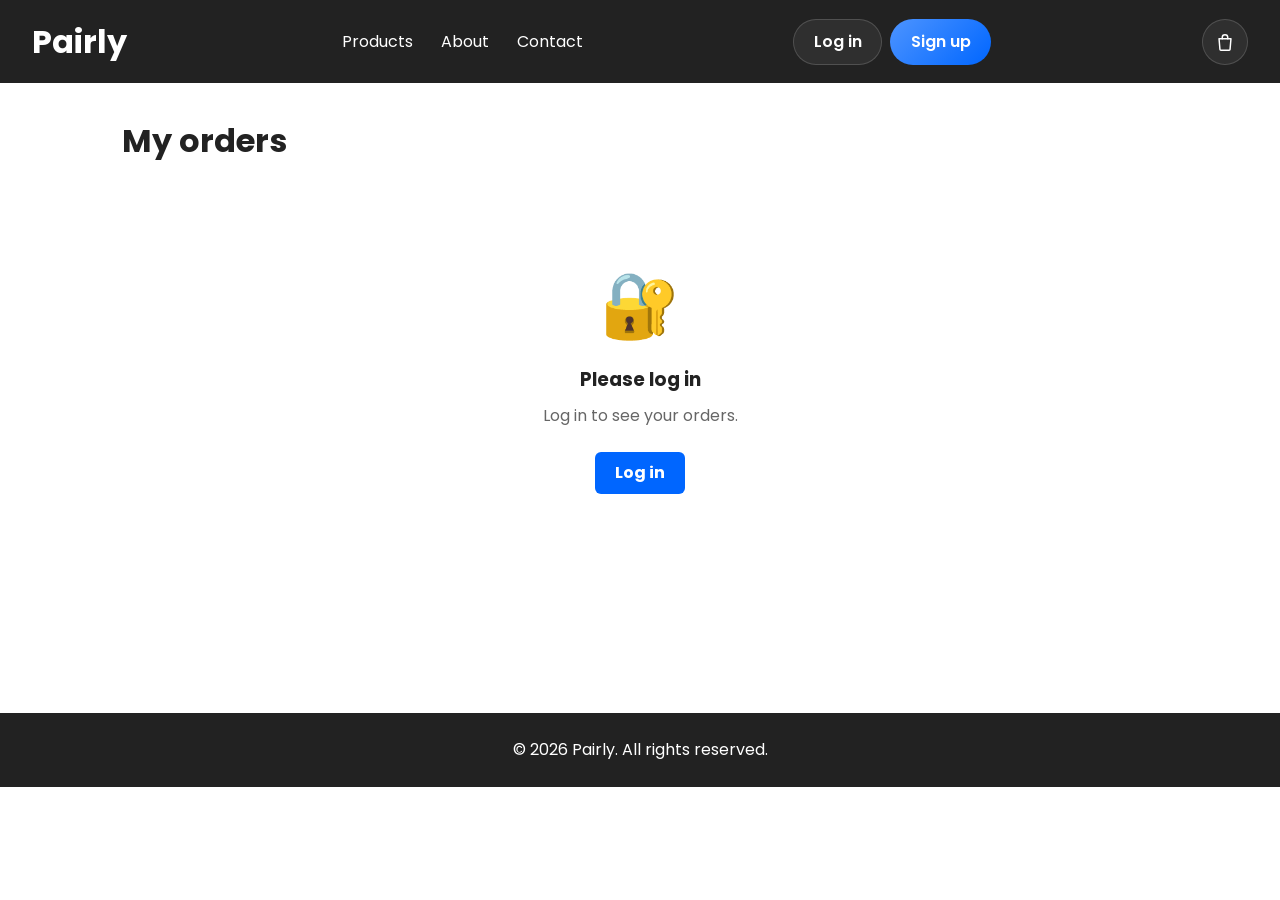
<file: orders.html>
<!DOCTYPE html>
<html lang="en">
<head>
  <meta charset="UTF-8">
  <meta name="viewport" content="width=device-width, initial-scale=1">
  <title>My orders – Pairly</title>
  <link rel="stylesheet" href="style.css">
  <link rel="stylesheet" href="cart.css">
  <link rel="stylesheet" href="checkout.css">
  <link href="https://fonts.googleapis.com/css2?family=Poppins:wght@400;600;700&display=swap" rel="stylesheet">
</head>
<body>

  <header>
    <h1><a href="index.html">Pairly</a></h1>
    <nav>
      <a href="index.html#products">Products</a>
      <a href="index.html#about">About</a>
      <a href="index.html#contact">Contact</a>
    </nav>
    <a class="cart-link" href="cart.html" aria-label="Cart">
      <svg viewBox="0 0 24 24" aria-hidden="true"><path d="M6 7h12l-1 13H7L6 7z"/><path d="M9 7a3 3 0 016 0"/></svg>
      Cart <span class="cart-count" id="cartCount">0</span>
    </a>
  </header>

  <main class="checkout-page">
    <h2>My orders</h2>
    <div id="ordersBox"></div>
  </main>

  <footer>
    <p>&copy; 2026 Pairly. All rights reserved.</p>
  </footer>

  <script src="cart.js"></script>
  <script src="auth.js"></script>
  <script>
    const box = document.getElementById("ordersBox");
    const money = n => "₹" + n.toLocaleString("en-IN");
    const esc = s => String(s).replace(/[&<>"']/g, c => ({ "&": "&amp;", "<": "&lt;", ">": "&gt;", '"': "&quot;", "'": "&#39;" }[c]));
    const user = Auth.currentUser();

    if (!user) {
      box.innerHTML =
        '<div class="empty-cart"><div class="big">🔐</div><h3>Please log in</h3>' +
        '<p>Log in to see your orders.</p>' +
        '<a class="button" href="login.html?next=orders.html">Log in</a></div>';
    } else {
      let orders = [];
      try { orders = JSON.parse(localStorage.getItem("myshop-orders")) || []; } catch (e) {}
      orders = orders.filter(o => o.userEmail === user.email).reverse();   // newest first

      if (!orders.length) {
        box.innerHTML =
          '<div class="empty-cart"><div class="big">📦</div><h3>No orders yet</h3>' +
          '<p>When you place an order while logged in, it will show up here.</p>' +
          '<a class="button" href="index.html#products">Start shopping</a></div>';
      } else {
        box.innerHTML = orders.map(o => {
          const date = new Date(o.date).toLocaleDateString("en-IN", { day: "numeric", month: "short", year: "numeric" });
          return `<div class="box receipt order-card">
            <div class="oc-head">
              <div><strong>Order #${esc(o.id)}</strong><p class="meta">Placed on ${date}</p></div>
              <span class="status">${esc(o.status)}</span>
            </div>
            <hr>
            ${o.items.map(i => `<div class="row"><span>${esc(i.name)}${i.size ? " (" + esc(i.size) + ")" : ""} × ${i.qty}</span><span>${money(i.price * i.qty)}</span></div>`).join("")}
            <div class="row"><span>Shipping</span><span>${o.shipping ? money(o.shipping) : "Free"}</span></div>
            <div class="row total"><span>Total</span><span>${money(o.total)}</span></div>
            <p class="meta">Payment: ${esc(o.payment)} · Ship to: ${esc(o.customer.address)}</p>
          </div>`;
        }).join("");
      }
    }
  </script>
</body>
</html>
</file>
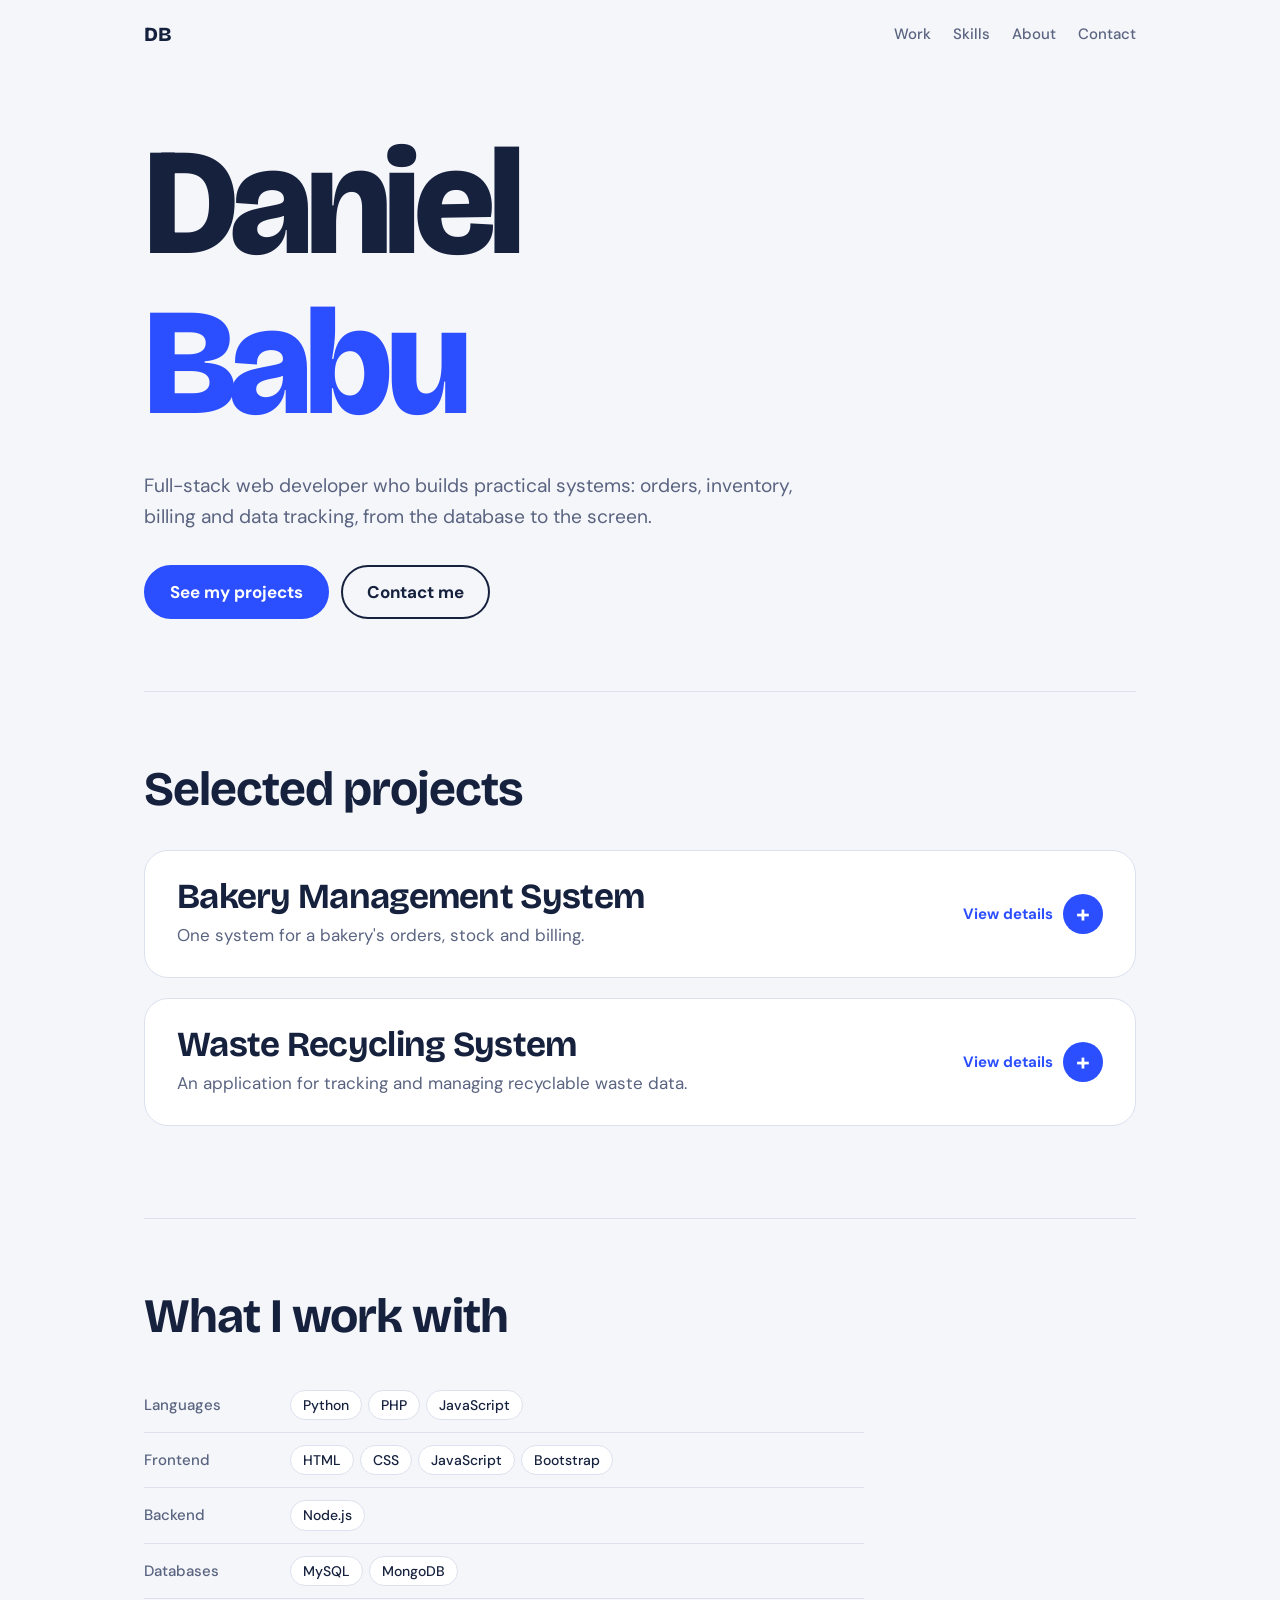
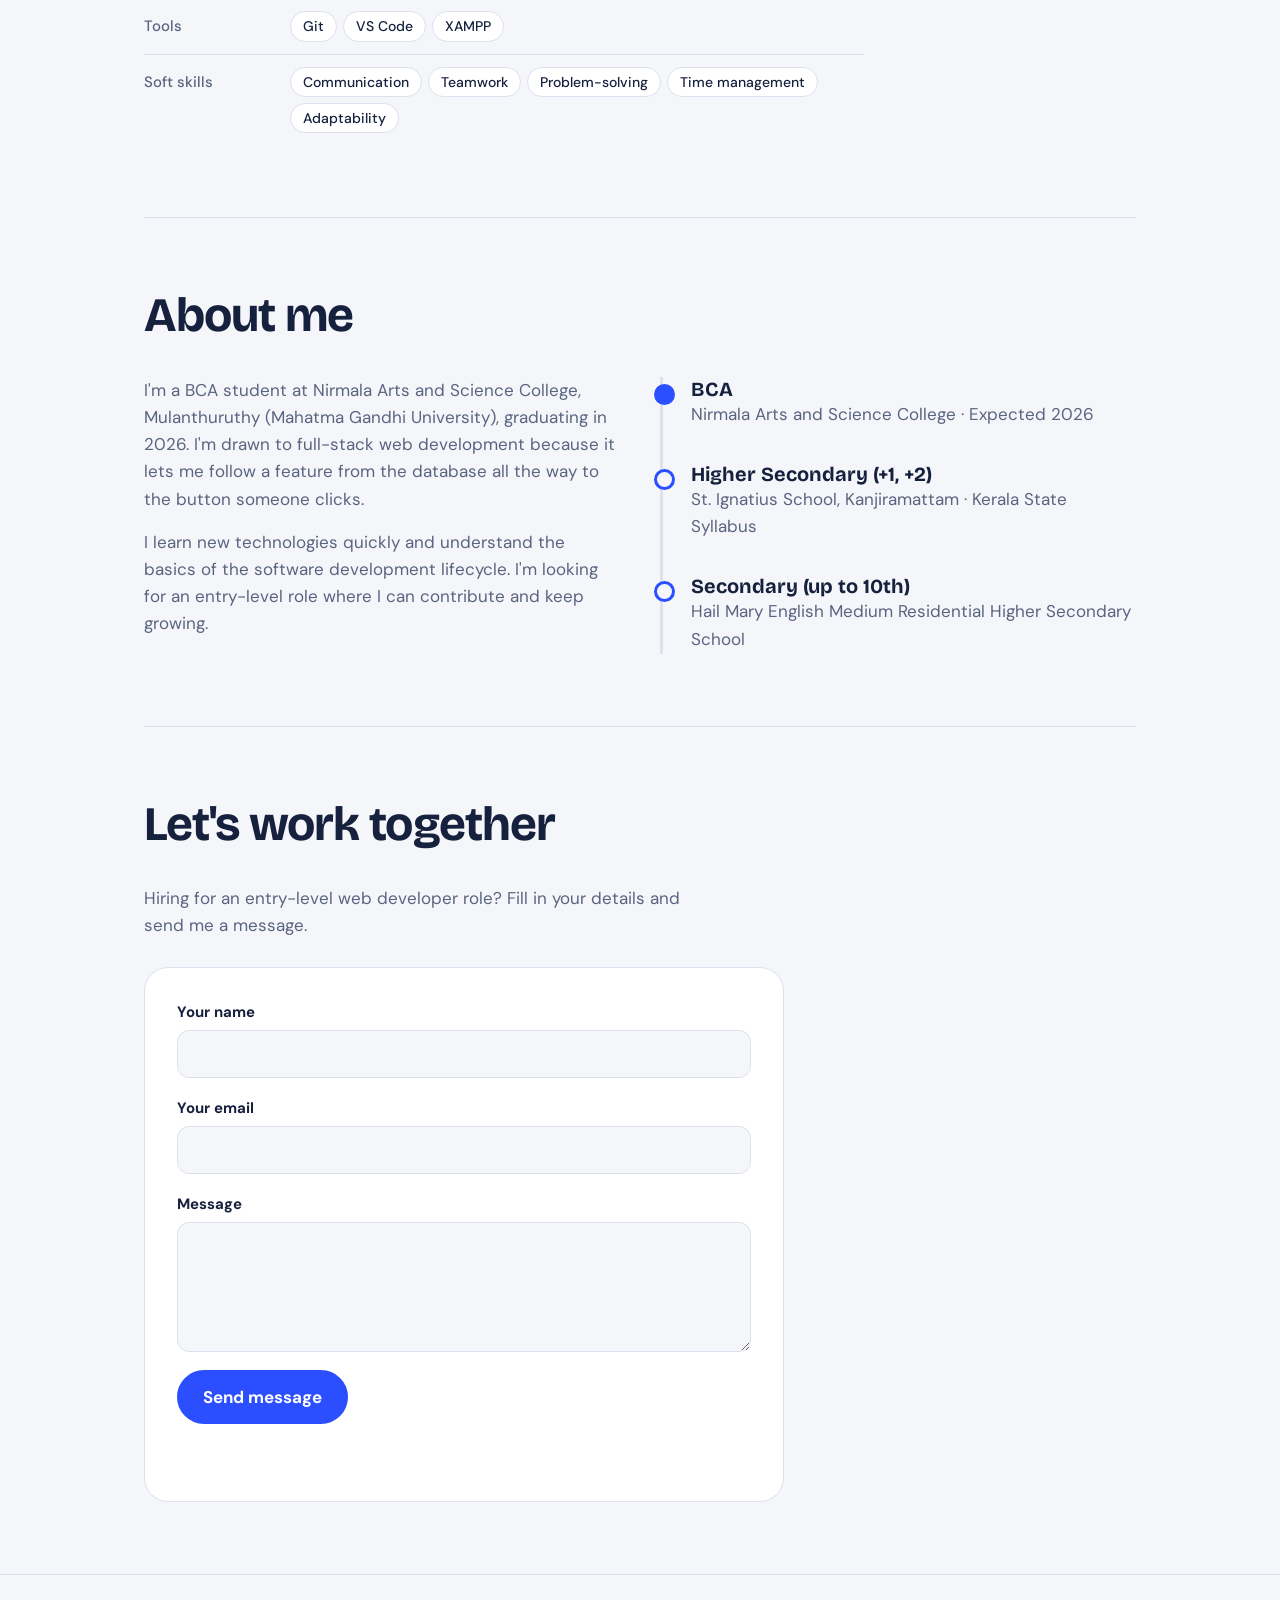
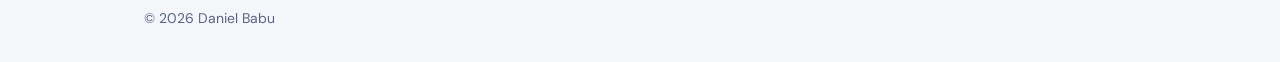
<file: portfolio.html>
<!DOCTYPE html>
<html lang="en">
<head>
<meta charset="utf-8">
<meta name="viewport" content="width=device-width, initial-scale=1, viewport-fit=cover">
<title>Daniel Babu — Full-Stack Web Developer</title>
<link rel="stylesheet" href="portfolio.css">
<link rel="preconnect" href="https://fonts.googleapis.com">
<link href="https://fonts.googleapis.com/css2?family=Bricolage+Grotesque:wght@500;700;800&family=DM+Sans:wght@400;500;700&display=swap" rel="stylesheet">
</head>
<body>
<div class="wrap">
<nav><b>DB</b><div><a href="#work">Work</a><a href="#skills">Skills</a><a href="#about">About</a><a href="#contact">Contact</a></div></nav>

<header class="hero">
<h1>Daniel<span>Babu</span></h1>
<p>Full-stack web developer who builds practical systems: orders, inventory, billing and data tracking, from the database to the screen.</p>
<div class="btns"><a class="btn p" href="#work">See my projects</a><a class="btn" href="#contact">Contact me</a></div>
</header>

<section id="work">
<h2>Selected projects</h2>

<details class="proj">
<summary><div><h3>Bakery Management System</h3><p class="lead">One system for a bakery's orders, stock and billing.</p></div>
<span class="tog"><span class="show">View details</span><span class="hide">Hide details</span></span></summary>
<div class="more">
<div class="meta"><span class="kind">Full-stack web app</span><i>PHP</i><i>JavaScript</i><i>MySQL</i></div>
<div class="feat">
<div><h4>Orders</h4><p>Track every order from placement to delivery in a simple, easy-to-use interface.</p></div>
<div><h4>Inventory</h4><p>Update stock levels quickly as items are sold or restocked.</p></div>
<div><h4>Billing</h4><p>Handle daily sales and customer data faster, with less manual work.</p></div>
</div></div>
</details>

<details class="proj">
<summary><div><h3>Waste Recycling System</h3><p class="lead">An application for tracking and managing recyclable waste data.</p></div>
<span class="tog"><span class="show">View details</span><span class="hide">Hide details</span></span></summary>
<div class="more">
<div class="meta"><span class="kind">Full-stack web app</span><i>Python</i><i>JavaScript</i><i>MongoDB</i></div>
<div class="feat">
<div><h4>Classification</h4><p>Modules that sort waste into the right recycling categories.</p></div>
<div><h4>Monitoring</h4><p>Follow the recycling process and see how waste is handled.</p></div>
<div><h4>Scalable storage</h4><p>MongoDB keeps waste records fast to store and retrieve as data grows.</p></div>
</div></div>
</details>
</section>

<section id="skills">
<h2>What I work with</h2>
<div class="stack">
<div class="srow"><b>Languages</b><div><i>Python</i><i>PHP</i><i>JavaScript</i></div></div>
<div class="srow"><b>Frontend</b><div><i>HTML</i><i>CSS</i><i>JavaScript</i><i>Bootstrap</i></div></div>
<div class="srow"><b>Backend</b><div><i>Node.js</i></div></div>
<div class="srow"><b>Databases</b><div><i>MySQL</i><i>MongoDB</i></div></div>
<div class="srow"><b>Tools</b><div><i>Git</i><i>VS Code</i><i>XAMPP</i></div></div>
<div class="srow"><b>Soft skills</b><div><i>Communication</i><i>Teamwork</i><i>Problem-solving</i><i>Time management</i><i>Adaptability</i></div></div>
</div>
</section>

<section id="about">
<h2>About me</h2>
<div class="about">
<div>
<p>I'm a BCA student at Nirmala Arts and Science College, Mulanthuruthy (Mahatma Gandhi University), graduating in 2026. I'm drawn to full-stack web development because it lets me follow a feature from the database all the way to the button someone clicks.</p>
<p>I learn new technologies quickly and understand the basics of the software development lifecycle. I'm looking for an entry-level role where I can contribute and keep growing.</p>
</div>
<ol class="tl" aria-label="Education">
<li class="now"><b>BCA</b><span>Nirmala Arts and Science College · Expected 2026</span></li>
<li><b>Higher Secondary (+1, +2)</b><span>St. Ignatius School, Kanjiramattam · Kerala State Syllabus</span></li>
<li><b>Secondary (up to 10th)</b><span>Hail Mary English Medium Residential Higher Secondary School</span></li>
</ol>
</div>
</section>

<section id="contact">
<h2>Let's work together</h2>
<p class="intro">Hiring for an entry-level web developer role? Fill in your details and send me a message.</p>
<form id="cf">
<label>Your name<input name="name" type="text" autocomplete="name" required></label>
<label>Your email<input name="email" type="email" autocomplete="email" required></label>
<label>Message<textarea name="message" required></textarea></label>
<button class="btn p" type="submit">Send message</button>
<p id="status" role="status"></p>
</form>
</section>
</div>
<footer><div class="wrap">© 2026 Daniel Babu</div></footer>
<script>
document.getElementById("cf").addEventListener("submit",function(e){
e.preventDefault();
var f=e.target,to=["danielbabu795","gmail.com"].join("@");
var body=f.message.value+"\n\n— "+f.name.value+" ("+f.email.value+")";
document.getElementById("status").textContent="Opening your email app with your message ready to send.";
location.href="mailto:"+to+"?subject="+encodeURIComponent("Portfolio message from "+f.name.value)+"&body="+encodeURIComponent(body);
});
</script>
</body>
</html>
</file>
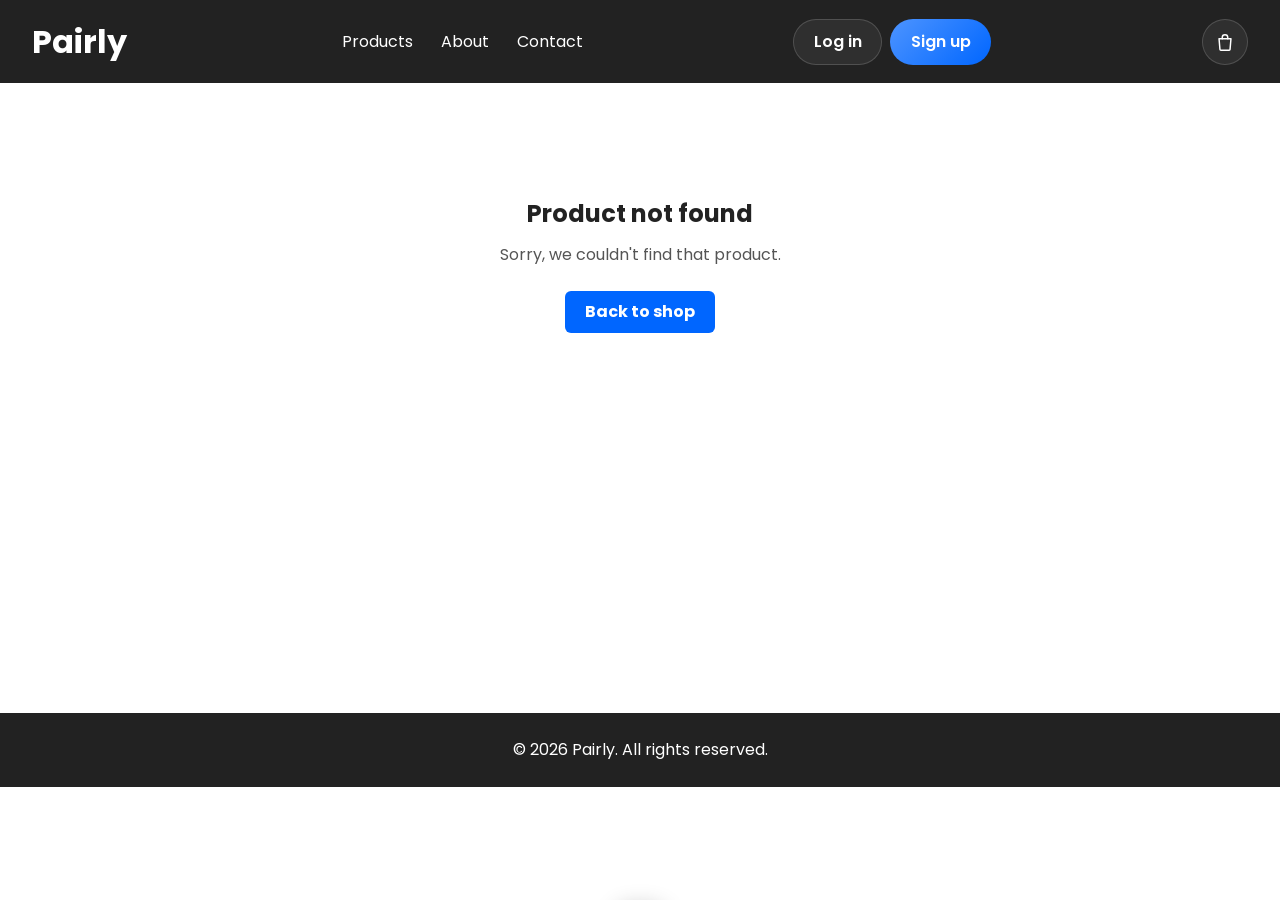
<file: product.html>
<!DOCTYPE html>
<html lang="en">
<head>
  <meta charset="UTF-8">
  <meta name="viewport" content="width=device-width, initial-scale=1">
  <title>Product – Pairly</title>
  <link rel="stylesheet" href="style.css">
  <link rel="stylesheet" href="product.css">
  <link rel="stylesheet" href="cart.css">
  <link href="https://fonts.googleapis.com/css2?family=Poppins:wght@400;600;700&display=swap" rel="stylesheet">
</head>
<body>

  <header>
    <h1><a href="index.html">Pairly</a></h1>
    <nav>
      <a href="index.html#products">Products</a>
      <a href="index.html#about">About</a>
      <a href="index.html#contact">Contact</a>
    </nav>
    <a class="cart-link" href="cart.html" aria-label="Cart">
      <svg viewBox="0 0 24 24" aria-hidden="true"><path d="M6 7h12l-1 13H7L6 7z"/><path d="M9 7a3 3 0 016 0"/></svg>
      Cart <span class="cart-count" id="cartCount">0</span>
    </a>
  </header>

  <!-- The product is filled in by the script below, based on ?id= in the address -->
  <main class="detail" id="detail"></main>

  <section class="products" id="related">
    <h2>You may also like</h2>
    <div class="grid" id="relatedGrid"></div>
  </section>

  <footer>
    <p>&copy; 2026 Pairly. All rights reserved.</p>
  </footer>

  <div class="toast" id="toast" role="status"></div>

  <script src="products.js"></script>
  <script src="cart.js"></script>
  <script src="auth.js"></script>
  <script>
    const id = new URLSearchParams(window.location.search).get("id");
    const p = PRODUCTS[id];
    const box = document.getElementById("detail");
    const related = document.getElementById("related");

    function stars(n) { return "★".repeat(n) + "☆".repeat(5 - n); }

    function slugify(text) {
      return text.toLowerCase().replace(/[^a-z0-9]+/g, "-").replace(/^-|-$/g, "");
    }

    function showToast(message) {
      const t = document.getElementById("toast");
      t.textContent = message;
      t.classList.add("show");
      clearTimeout(showToast.timer);
      showToast.timer = setTimeout(function () { t.classList.remove("show"); }, 2200);
    }

    if (!p) {
      // Unknown or missing id
      related.hidden = true;
      box.innerHTML =
        '<div class="notfound"><h2>Product not found</h2>' +
        '<p>Sorry, we couldn\'t find that product.</p>' +
        '<a class="button" href="index.html#products">Back to shop</a></div>';
    } else {
      document.title = p.name + " – Pairly";

      const badge = p.badge
        ? '<span class="badge' + (p.sale ? " sale" : "") + '">' + p.badge + "</span>" : "";
      const oldPrice = p.old ? " <del>₹" + p.old + "</del>" : "";
      const sizes = p.sizes.length
        ? '<p class="label">Size</p><div class="sizes" id="sizes">' +
          p.sizes.map(function (s) { return '<button type="button" data-size="' + s + '">' + s + "</button>"; }).join("") +
          "</div>"
        : "";

      box.innerHTML =
        '<p class="crumbs"><a href="index.html">Home</a> / <a href="index.html#products">Products</a> / ' + p.name + "</p>" +
        '<div class="detail-grid">' +
          '<div class="gallery">' + badge + '<img src="' + p.image + '" alt="' + p.name + '"></div>' +
          '<div class="info">' +
            '<p class="eyebrow">' + p.category + "</p>" +
            "<h2>" + p.name + "</h2>" +
            '<p class="rating">' + stars(p.rating) + " <span>(" + p.reviews + " reviews)</span></p>" +
            '<p class="price">₹' + p.price + oldPrice + "</p>" +
            '<p class="desc">' + p.desc + "</p>" +
            sizes +
            '<p class="label">Quantity</p>' +
            '<div class="buy-row">' +
              '<div class="qty"><button type="button" id="minus" aria-label="Decrease">−</button>' +
              '<span id="qty">1</span><button type="button" id="plus" aria-label="Increase">+</button></div>' +
            "</div>" +
            '<div class="actions">' +
              '<button type="button" class="button add outline" id="addBtn">Add to cart</button>' +
              '<button type="button" class="button add" id="buyBtn">Buy now</button>' +
            "</div>" +
            '<p class="msg" id="msg"></p>' +
            '<ul class="perks"><li>🚚 Free shipping over ₹999</li><li>↩️ 30-day returns</li><li>🔒 Secure checkout</li></ul>' +
            "<details open><summary>Product details</summary><ul>" +
              p.details.map(function (d) { return "<li>" + d + "</li>"; }).join("") + "</ul></details>" +
            "<details><summary>Shipping &amp; returns</summary>" +
              "<p>Orders ship within 2 business days. Free standard shipping on orders over ₹999. Return unworn items within 30 days for a full refund.</p></details>" +
          "</div>" +
        "</div>";

      // ----- Size selection -----
      let size = "";
      const sizeBox = document.getElementById("sizes");
      if (sizeBox) {
        sizeBox.addEventListener("click", function (e) {
          if (!e.target.dataset.size) return;
          sizeBox.querySelectorAll("button").forEach(function (b) { b.classList.remove("active"); });
          e.target.classList.add("active");
          size = e.target.dataset.size;
          document.getElementById("msg").textContent = "";
        });
      }

      // ----- Quantity -----
      let qty = 1;
      const qtyEl = document.getElementById("qty");
      document.getElementById("minus").onclick = function () { if (qty > 1) qtyEl.textContent = --qty; };
      document.getElementById("plus").onclick = function () { if (qty < 10) qtyEl.textContent = ++qty; };

      // ----- Add to cart / Buy now -----
      // Returns false (and shows a message) if a size is needed but not chosen
      function readyToAdd() {
        if (p.sizes.length && !size) {
          document.getElementById("msg").textContent = "Please choose a size first.";
          return false;
        }
        return true;
      }

      document.getElementById("addBtn").onclick = function () {
        if (!readyToAdd()) return;
        addToCart(id, size, qty);
        showToast("Added " + qty + " × " + p.name + (size ? " (size " + size + ")" : "") + " to cart");
      };

      // Buy now: go straight to checkout with just this item (the cart is not touched)
      document.getElementById("buyBtn").onclick = function () {
        if (!readyToAdd()) return;
        window.location.href = "checkout.html?buy=" + encodeURIComponent(id) +
          "&size=" + encodeURIComponent(size) + "&qty=" + qty;
      };

      // ----- Related products: same category first, then others -----
      const entries = Object.keys(PRODUCTS).filter(function (k) { return k !== id; });
      entries.sort(function (a, b) {
        return (PRODUCTS[b].category === p.category) - (PRODUCTS[a].category === p.category);
      });

      document.getElementById("relatedGrid").innerHTML = entries.slice(0, 3).map(function (k) {
        const r = PRODUCTS[k];
        const rb = r.badge ? '<span class="badge' + (r.sale ? " sale" : "") + '">' + r.badge + "</span>" : "";
        const ro = r.old ? " <del>₹" + r.old + "</del>" : "";
        const url = "product.html?id=" + k;
        return '<article class="product" data-url="' + url + '" style="cursor:pointer">' +
          '<div class="product-img">' + rb + '<img src="' + r.image + '" alt="' + r.name + '"></div>' +
          '<div class="product-body"><p class="category">' + r.category + "</p>" +
          '<h3><a href="' + url + '" style="color:inherit;text-decoration:none">' + r.name + "</a></h3>" +
          '<p class="rating">' + stars(r.rating) + " <span>(" + r.reviews + ")</span></p>" +
          '<div class="product-footer"><p class="price">₹' + r.price + ro + '</p>' +
          '<a class="button" href="' + url + '">View</a></div></div></article>';
      }).join("");

      document.querySelectorAll("#relatedGrid .product").forEach(function (card) {
        card.addEventListener("click", function () { window.location.href = card.dataset.url; });
      });
    }
  </script>
</body>
</html>
</file>
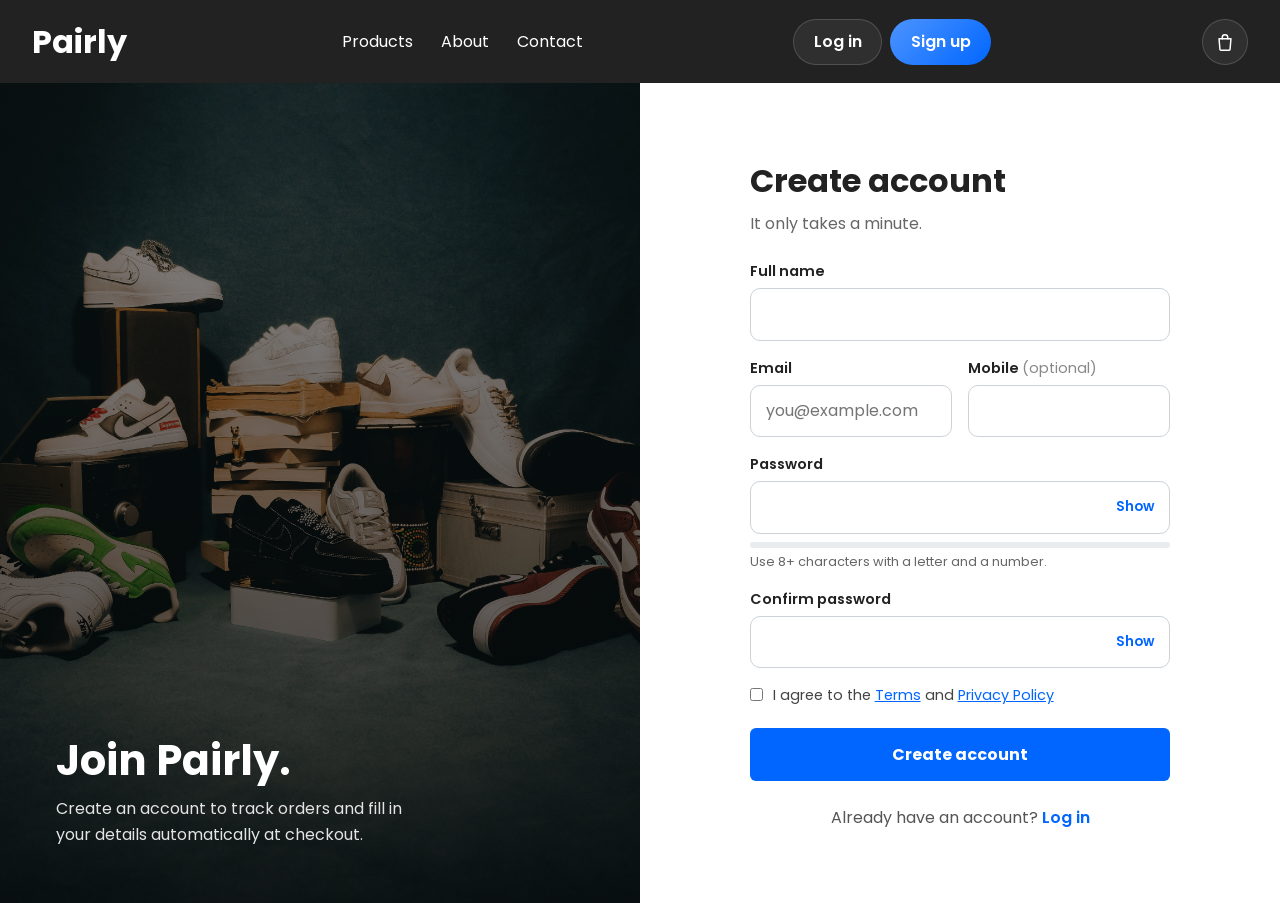
<file: register.html>
<!DOCTYPE html>
<html lang="en">
<head>
  <meta charset="UTF-8">
  <meta name="viewport" content="width=device-width, initial-scale=1">
  <title>Create account – Pairly</title>
  <link rel="stylesheet" href="style.css">
  <link rel="stylesheet" href="cart.css">
  <link rel="stylesheet" href="auth.css">
  <link href="https://fonts.googleapis.com/css2?family=Poppins:wght@400;600;700&display=swap" rel="stylesheet">
</head>
<body>

  <header>
    <h1><a href="index.html">Pairly</a></h1>
    <nav>
      <a href="index.html#products">Products</a>
      <a href="index.html#about">About</a>
      <a href="index.html#contact">Contact</a>
    </nav>
    <a class="cart-link" href="cart.html" aria-label="Cart">
      <svg viewBox="0 0 24 24" aria-hidden="true"><path d="M6 7h12l-1 13H7L6 7z"/><path d="M9 7a3 3 0 016 0"/></svg>
      Cart <span class="cart-count" id="cartCount">0</span>
    </a>
  </header>

  <main class="auth-wrap">

    <div class="auth-art">
      <h2>Join Pairly.</h2>
      <p>Create an account to track orders and fill in your details automatically at checkout.</p>
    </div>

    <div class="auth-panel">
      <div class="auth-card">
        <h2>Create account</h2>
        <p class="sub">It only takes a minute.</p>

        <div class="alert" id="alert" role="alert" hidden></div>

        <form id="registerForm">
          <div class="field">
            <label for="name">Full name</label>
            <input id="name" type="text" autocomplete="name" minlength="2" required>
          </div>

          <div class="row2">
            <div class="field">
              <label for="email">Email</label>
              <input id="email" type="email" autocomplete="email" placeholder="you@example.com" required>
            </div>
            <div class="field">
              <label for="phone">Mobile <span class="opt">(optional)</span></label>
              <input id="phone" type="tel" inputmode="numeric" autocomplete="tel-national" maxlength="10"
                     pattern="[6-9][0-9]{9}" title="Enter a 10-digit mobile number">
            </div>
          </div>

          <div class="field">
            <label for="password">Password</label>
            <div class="pw">
              <input id="password" type="password" autocomplete="new-password"
                     pattern="(?=.*[A-Za-z])(?=.*[0-9]).{8,}"
                     title="At least 8 characters, with a letter and a number" required>
              <button type="button" class="pw-toggle" aria-label="Show password">Show</button>
            </div>
            <div class="meter" aria-hidden="true"><span id="meterBar"></span></div>
            <p class="meter-text" id="meterText">Use 8+ characters with a letter and a number.</p>
          </div>

          <div class="field">
            <label for="confirm">Confirm password</label>
            <div class="pw">
              <input id="confirm" type="password" autocomplete="new-password" required>
              <button type="button" class="pw-toggle" aria-label="Show password">Show</button>
            </div>
          </div>

          <label class="check">
            <input type="checkbox" id="terms" required>
            <span>I agree to the <a href="#">Terms</a> and <a href="#">Privacy Policy</a></span>
          </label>

          <button class="button submit" id="submitBtn" type="submit">Create account</button>
        </form>

        <p class="switch">Already have an account? <a href="login.html" id="toLogin">Log in</a></p>
      </div>
    </div>

  </main>

  <script src="cart.js"></script>
  <script src="auth.js"></script>
  <script>
    const next = Auth.safeNext();
    document.getElementById("toLogin").href = "login.html?next=" + encodeURIComponent(next);

    if (Auth.currentUser()) window.location.replace(next);

    Auth.wirePasswordToggles();

    const $ = id => document.getElementById(id);
    const pw = $("password"), confirmBox = $("confirm");

    // ----- phone: digits only -----
    $("phone").addEventListener("input", e => { e.target.value = e.target.value.replace(/\D/g, ""); });

    // ----- password strength meter -----
    const levels = [
      { text: "Too weak",    color: "#e5484d", width: "15%" },
      { text: "Weak",        color: "#e5484d", width: "30%" },
      { text: "Okay",        color: "#f5a524", width: "55%" },
      { text: "Strong",      color: "#1f9d55", width: "80%" },
      { text: "Very strong", color: "#1f9d55", width: "100%" }
    ];

    function score(p) {
      let s = 0;
      if (p.length >= 8) s++;
      if (/[a-z]/.test(p) && /[A-Z]/.test(p)) s++;
      if (/\d/.test(p)) s++;
      if (/[^A-Za-z0-9]/.test(p)) s++;
      return s;
    }

    function checkMatch() {
      confirmBox.setCustomValidity(confirmBox.value && confirmBox.value !== pw.value ? "Passwords do not match" : "");
    }

    pw.addEventListener("input", function () {
      if (!pw.value) {
        $("meterBar").style.width = "0";
        $("meterText").textContent = "Use 8+ characters with a letter and a number.";
      } else {
        const l = levels[score(pw.value)];
        $("meterBar").style.width = l.width;
        $("meterBar").style.background = l.color;
        $("meterText").textContent = l.text;
      }
      checkMatch();
    });
    confirmBox.addEventListener("input", checkMatch);

    // ----- submit -----
    const alertBox = $("alert"), btn = $("submitBtn");

    $("registerForm").addEventListener("submit", async function (e) {
      e.preventDefault();                      // runs only when all fields are valid
      alertBox.hidden = true;
      btn.disabled = true;
      btn.textContent = "Creating account…";

      const result = await Auth.register({
        name: $("name").value, email: $("email").value,
        phone: $("phone").value, password: pw.value
      });

      if (result.ok) {
        window.location.href = next;
      } else {
        alertBox.textContent = result.error;
        alertBox.hidden = false;
        btn.disabled = false;
        btn.textContent = "Create account";
        window.scrollTo({ top: 0, behavior: "smooth" });
      }
    });
  </script>
</body>
</html>
</file>
<file: style.css>
* { box-sizing: border-box; margin: 0; padding: 0; }

  body {
    color: #222;
    line-height: 1.6;
  font-family: "Poppins", Arial, sans-serif; }

  .reveal { opacity: 0; transform: translateY(30px); transition: 0.6s; }
  .reveal.show { opacity: 1; transform: none; }

  /* ---------- Header ---------- */
  header {
    position: sticky;
    top: 0;
    z-index: 100;      /* keeps the header above the cards and images */
    display: flex;
    justify-content: space-between;
    align-items: center;
    padding: 1rem 2rem;
    background: #222;
    color: #fff;
  }

  nav a { color: #fff; text-decoration: none; margin-left: 1.5rem; }
  nav a:hover { text-decoration: underline; }

  /* ---------- Search bar ---------- */
  .search { position: relative; flex: 1; max-width: 420px; margin: 0 1.5rem; }

  .search-icon {
    position: absolute; left: 14px; top: 50%; transform: translateY(-50%);
    width: 18px; height: 18px;
    fill: none; stroke: #aaa; stroke-width: 2; stroke-linecap: round;
    pointer-events: none; transition: stroke 0.2s;
  }

  .search input {
    width: 100%;
    padding: 0.65rem 1rem 0.65rem 2.6rem;
    border: 1px solid #444; border-radius: 999px;
    background: #333; color: #fff; font-size: 1rem; outline: none;
    transition: background 0.2s, border-color 0.2s, box-shadow 0.2s;
  }
  .search input::placeholder { color: #aaa; }
  .search input:hover { border-color: #666; }
  .search input:focus {
    background: #fff; color: #222; border-color: #0066ff;
    box-shadow: 0 0 0 3px rgba(0, 102, 255, 0.35);
  }
  .search:focus-within .search-icon { stroke: #0066ff; }

  /* ---------- Sections ---------- */
  section { padding: 3rem 2rem; max-width: 1000px; margin: 0 auto; }
  section h2 { margin-bottom: 1.5rem; }
  html { scroll-behavior: smooth; }

  /* ---------- Hero ---------- */
  .hero {
    max-width: none; width: 100%; margin: 0; min-height: 100vh;
    display: flex; flex-direction: column; justify-content: center; align-items: center;
    text-align: center; color: #fff;
    background:
      linear-gradient(rgba(0, 0, 0, 0.5), rgba(0, 0, 0, 0.5)),
      url("shoue2.jpg") no-repeat center center;
    background-size: cover;
  }
  .hero p { margin: 0.5rem 0 1.5rem; }

  /* ---------- Buttons ---------- */
  .button {
    display: inline-block; background: #0066ff; color: #fff;
    padding: 0.5rem 1.25rem; border-radius: 6px;
    text-decoration: none; font-weight: bold; transition: background 0.2s;
  }
  .button:hover { background: #0050c8; }

  /* ================= PRODUCTS ================= */
  .products {
    max-width: none; width: 100%; margin: 0;
    padding: 4rem 2rem;
    background: #222; color: #fff;
  }

  .products > * { max-width: 1100px; margin-left: auto; margin-right: auto; }

  .section-head {
    display: flex; justify-content: space-between; align-items: baseline;
    flex-wrap: wrap; gap: 0.5rem;
  }
  .section-head h2 { margin-bottom: 1rem; }
  .count { color: #999; }

  /* Category filter buttons */
  .filters { display: flex; flex-wrap: wrap; gap: 0.6rem; margin-bottom: 2rem; }

  .filters button {
    background: transparent; color: #ddd;
    border: 1px solid #555; border-radius: 999px;
    padding: 0.4rem 1.1rem; font-size: 0.95rem; cursor: pointer;
    transition: background 0.2s, border-color 0.2s, color 0.2s;
  }
  .filters button:hover { border-color: #0066ff; color: #fff; }
  .filters button.active { background: #0066ff; border-color: #0066ff; color: #fff; }

  .grid {
    display: grid;
    grid-template-columns: repeat(auto-fill, minmax(240px, 1fr));
    gap: 1.5rem;
  }

  .empty { text-align: center; color: #999; margin-top: 2rem; }

  /* ---------- Product card ---------- */
  .product {
    background: #2e2e2e; border: 1px solid #3d3d3d; border-radius: 14px;
    overflow: hidden; display: flex; flex-direction: column;
    transition: transform 0.25s, box-shadow 0.25s, border-color 0.25s;
  }
  .product:hover {
    transform: translateY(-6px); border-color: #0066ff;
    box-shadow: 0 12px 28px rgba(0, 0, 0, 0.5);
  }

  .product-img { position: relative; aspect-ratio: 4 / 3; overflow: hidden; }
  .product-img img {
    width: 100%; height: 100%; object-fit: cover; display: block;
    transition: transform 0.4s;
  }
  .product:hover .product-img img { transform: scale(1.08); }

  .badge {
    position: absolute; top: 0.75rem; left: 0.75rem; z-index: 1;
    background: #0066ff; color: #fff;
    font-size: 0.8rem; font-weight: bold;
    padding: 0.2rem 0.65rem; border-radius: 999px;
  }
  .badge.sale { background: #e5484d; }

  .product-body {
    padding: 1rem 1.1rem 1.2rem;
    display: flex; flex-direction: column; flex: 1; text-align: left;
  }
  .category { color: #999; font-size: 0.85rem; }
  .product h3 { font-size: 1.1rem; margin: 0.15rem 0 0.25rem; }
  .rating { color: #f5b301; font-size: 0.9rem; }
  .rating span { color: #999; }

  .product-footer {
    display: flex; justify-content: space-between; align-items: center;
    margin-top: auto; padding-top: 1rem;
  }
  .price { font-size: 1.3rem; font-weight: bold; margin: 0; }
  .price del { color: #888; font-size: 0.9rem; font-weight: normal; margin-left: 0.3rem; }

  /* ================= ABOUT ================= */
  .about {
    max-width: none; width: 100%; margin: 0;
    padding: 5rem 2rem;
    background: #f4f6f8;
  }
  .about > * { max-width: 1000px; margin-left: auto; margin-right: auto; }

  .about-main {
    display: grid; grid-template-columns: 1fr 1fr;
    gap: 3rem; align-items: center;
  }

  .eyebrow {
    color: #0066ff; font-weight: bold; text-transform: uppercase;
    letter-spacing: 0.1em; font-size: 0.85rem;
  }
  .about-text h2 { font-size: 2.2rem; line-height: 1.2; margin: 0.4rem 0 1rem; }
  .about-text p { margin-bottom: 1rem; color: #444; }

  .about-img {
    width: 100%; height: 360px; object-fit: cover;
    border-radius: 16px; box-shadow: 0 16px 40px rgba(0, 0, 0, 0.2);
  }

  /* Stats row */
  .stats {
    display: grid; grid-template-columns: repeat(3, 1fr);
    gap: 1rem; margin-top: 3rem; text-align: center;
    background: #222; color: #fff; border-radius: 16px; padding: 1.75rem 1rem;
  }
  .stats strong { display: block; font-size: 2rem; color: #4d94ff; }
  .stats span { color: #bbb; font-size: 0.95rem; }

  /* Feature cards */
  .features {
    display: grid; grid-template-columns: repeat(3, 1fr);
    gap: 1.25rem; margin-top: 1.5rem;
  }
  .feature {
    background: #fff; border-radius: 14px; padding: 1.5rem;
    text-align: center; box-shadow: 0 2px 10px rgba(0, 0, 0, 0.08);
  }
  .feature .icon { font-size: 2rem; }
  .feature h3 { margin: 0.5rem 0 0.25rem; font-size: 1.05rem; }
  .feature p { color: #555; font-size: 0.95rem; }

  /* ---------- Footer ---------- */
  footer { text-align: center; padding: 1.5rem; background: #222; color: #fff; }

  /* ---------- Mobile ---------- */
  @media (max-width: 800px) {
    .about-main, .stats, .features { grid-template-columns: 1fr; }
    .about-img { height: 260px; }
  }

  @media (max-width: 700px) {
    header { flex-wrap: wrap; gap: 0.75rem; }
    .search { order: 3; flex-basis: 100%; max-width: none; margin: 0; }
  }

  @media (prefers-reduced-motion: reduce) {
    * { transition: none !important; }
    html { scroll-behavior: auto; }
  }

  section { scroll-margin-top: 80px; }
</file>
<file: cart.css>
/* Header cart button (used on index.html, product.html and cart.html) */
button, input { font-family: inherit; }
header h1 a { color: inherit; text-decoration: none; }

.cart-link {
  position: relative;
  display: inline-grid; place-items: center;
  width: 46px; height: 46px; margin-left: 1.25rem; flex-shrink: 0;
  color: #fff; text-decoration: none;
  background: rgba(255, 255, 255, 0.06);
  border: 1px solid rgba(255, 255, 255, 0.16);
  border-radius: 50%;
  transition: transform 0.25s, border-color 0.25s, background 0.25s, box-shadow 0.25s;
}
.cart-link:hover {
  transform: translateY(-2px);
  background: rgba(255, 255, 255, 0.12);
  border-color: #4d94ff;
  box-shadow: 0 6px 18px rgba(0, 102, 255, 0.35);
}
.cart-link:active { transform: translateY(0) scale(0.96); }
.cart-link:focus-visible { outline: 3px solid #4d94ff; outline-offset: 3px; }

.cart-link svg {
  width: 22px; height: 22px; fill: none; stroke: currentColor;
  stroke-width: 1.6; stroke-linecap: round; stroke-linejoin: round;
}

/* Count badge sits on the top-right corner of the icon */
.cart-count {
  position: absolute; top: -5px; right: -5px;
  display: grid; place-items: center;
  min-width: 20px; height: 20px; padding: 0 5px;
  background: linear-gradient(135deg, #4d94ff, #0066ff);
  color: #fff; font-size: 11px; font-weight: 700; line-height: 1;
  border-radius: 999px;
  box-shadow: 0 0 0 2px #222;          /* ring in the header colour */
}
.cart-count.bump { animation: cart-bump 0.4s ease; }

@keyframes cart-bump {
  0%   { transform: scale(1); }
  40%  { transform: scale(1.4); }
  100% { transform: scale(1); }
}

@media (prefers-reduced-motion: reduce) {
  .cart-link, .cart-count.bump { transition: none; animation: none; }
}

/* ---------- Cart page ---------- */
.cart-page { max-width: 1100px; margin: 0 auto; padding: 2rem; min-height: 70vh; }
.cart-page > h2 { font-size: 2rem; margin-bottom: 1.5rem; }

.cart-layout {
  display: grid; grid-template-columns: 1fr 340px;
  gap: 2rem; align-items: start;
}

.cart-item {
  display: grid; grid-template-columns: 96px 1fr auto;
  gap: 1rem; align-items: center;
  padding: 1rem 0; border-bottom: 1px solid #e3e6ea;
}
.cart-item img { width: 96px; height: 96px; object-fit: cover; border-radius: 10px; display: block; }

.ci-name { font-weight: 600; color: #222; text-decoration: none; }
.ci-name:hover { color: #0066ff; }
.ci-meta { color: #777; font-size: 0.9rem; }
.ci-price { color: #555; font-size: 0.95rem; }
.ci-right { text-align: right; }
.ci-total { font-weight: 700; font-size: 1.1rem; }

.cart-qty {
  display: inline-flex; align-items: center; margin-top: 0.5rem;
  border: 1px solid #ccc; border-radius: 8px; overflow: hidden;
}
.cart-qty button {
  width: 2.1rem; height: 2rem; border: 0; background: #f4f6f8;
  font-size: 1.1rem; cursor: pointer;
}
.cart-qty button:hover { background: #e4e8ec; }
.cart-qty span { min-width: 2.2rem; text-align: center; font-weight: 600; }

.remove, .clear {
  background: none; border: 0; cursor: pointer; text-decoration: underline;
}
.remove { color: #e5484d; font-size: 0.85rem; margin-top: 0.4rem; }
.clear { color: #666; margin-top: 1.25rem; }

/* Order summary */
.summary {
  background: #f4f6f8; border-radius: 16px; padding: 1.5rem;
  position: sticky; top: 90px;
}
.summary h3 { margin-bottom: 1rem; }
.summary .row { display: flex; justify-content: space-between; margin: 0.5rem 0; }
.summary .total {
  font-size: 1.25rem; font-weight: 700;
  border-top: 1px solid #d8dde2; padding-top: 0.9rem; margin-top: 0.9rem;
}
.free { color: #1f9d55; font-weight: 600; }
.note { font-size: 0.85rem; color: #666; margin: 0.6rem 0; }

button.button { border: 0; cursor: pointer; font-size: 1rem; }
.checkout { display: block; width: 100%; padding: 0.8rem; margin-top: 1rem; text-align: center; }
.continue { display: block; margin-top: 1rem; text-align: center; color: #0066ff; text-decoration: none; }
.continue:hover { text-decoration: underline; }

/* Empty cart */
.empty-cart { text-align: center; padding: 4rem 1rem; }
.empty-cart .big { font-size: 4rem; }
.empty-cart h3 { margin: 0.5rem 0; }
.empty-cart p { color: #666; margin-bottom: 1.5rem; }

/* ---------- Mobile ---------- */
@media (max-width: 800px) {
  .cart-layout { grid-template-columns: 1fr; }
  .summary { position: static; }
  .cart-page { padding: 1.25rem; }
  .cart-item { grid-template-columns: 72px 1fr; }
  .cart-item img { width: 72px; height: 72px; }
  .ci-right { grid-column: 1 / -1; display: flex; justify-content: space-between; align-items: center; text-align: left; }
}

/* ---------- Account button and menu (added to the header by auth.js) ---------- */
.account { position: relative; margin-left: 1.25rem; flex-shrink: 0; }

.login-link {
  display: inline-flex; align-items: center; height: 46px; padding: 0 1.2rem;
  color: #fff; text-decoration: none; font-weight: 600; white-space: nowrap;
  background: rgba(255, 255, 255, 0.06);
  border: 1px solid rgba(255, 255, 255, 0.16); border-radius: 999px;
  transition: border-color 0.25s, background 0.25s;
}
.login-link:hover { border-color: #4d94ff; background: rgba(255, 255, 255, 0.12); }

.avatar {
  width: 46px; height: 46px; border-radius: 50%; cursor: pointer;
  border: 2px solid rgba(255, 255, 255, 0.2);
  background: linear-gradient(135deg, #4d94ff, #0066ff);
  color: #fff; font-weight: 700; font-size: 1.05rem;
  transition: transform 0.25s, box-shadow 0.25s;
}
.avatar:hover { transform: translateY(-2px); box-shadow: 0 6px 18px rgba(0, 102, 255, 0.35); }
.avatar:focus-visible { outline: 3px solid #4d94ff; outline-offset: 3px; }

.menu {
  position: absolute; right: 0; top: calc(100% + 12px); z-index: 300;
  min-width: 220px; padding: 0.5rem;
  background: #fff; color: #222; border-radius: 14px;
  box-shadow: 0 16px 40px rgba(0, 0, 0, 0.28);
}
.menu[hidden] { display: none; }
.menu-head { padding: 0.6rem 0.75rem 0.75rem; border-bottom: 1px solid #eceff1; margin-bottom: 0.4rem; }
.menu-name { font-weight: 700; }
.menu-email { font-size: 0.8rem; color: #777; word-break: break-all; }
.menu a, .menu button {
  display: block; width: 100%; text-align: left; padding: 0.6rem 0.75rem;
  border: 0; background: none; border-radius: 8px;
  color: #222; text-decoration: none; font-size: 0.95rem; cursor: pointer;
}
.menu a:hover, .menu button:hover { background: #f1f4f8; }
.menu .logout { color: #e5484d; }

/* Logged-out buttons: "Log in" (outlined) and "Sign up" (solid) */
.account { display: flex; align-items: center; gap: 0.5rem; }

.signup-link {
  display: inline-flex; align-items: center; height: 46px; padding: 0 1.3rem;
  color: #fff; text-decoration: none; font-weight: 600; white-space: nowrap;
  background: linear-gradient(135deg, #4d94ff, #0066ff); border-radius: 999px;
  transition: transform 0.25s, box-shadow 0.25s;
}
.signup-link:hover { transform: translateY(-2px); box-shadow: 0 6px 18px rgba(0, 102, 255, 0.4); }

@media (max-width: 700px) {
  .login-link, .signup-link { height: 40px; padding: 0 1rem; font-size: 0.9rem; }
}
</file>
<file: checkout.css>
/* Checkout page (used with style.css and cart.css) */

.checkout-page { max-width: 1100px; margin: 0 auto; padding: 2rem; min-height: 70vh; }
.checkout-page > h2 { font-size: 2rem; margin-bottom: 1.5rem; }

.checkout-layout {
  display: grid; grid-template-columns: 1fr 380px;
  gap: 2rem; align-items: start;
}

/* ---------- Form boxes ---------- */
.box {
  background: #fff; border: 1px solid #e3e6ea; border-radius: 16px;
  padding: 1.5rem; margin-bottom: 1.25rem;
}
.box h3 { display: flex; align-items: center; gap: 0.6rem; margin-bottom: 1.1rem; font-size: 1.1rem; }

.step {
  display: inline-grid; place-items: center;
  width: 1.7rem; height: 1.7rem; border-radius: 50%;
  background: #0066ff; color: #fff; font-size: 0.85rem;
}

.fields { display: grid; grid-template-columns: 1fr 1fr; gap: 1rem; }
.field.full { grid-column: 1 / -1; }

.field label { display: block; font-size: 0.9rem; font-weight: 600; margin-bottom: 0.3rem; }
.field .opt { color: #888; font-weight: 400; }

.field input {
  width: 100%; padding: 0.7rem 0.9rem; font-size: 1rem;
  border: 1px solid #ccd2d8; border-radius: 10px; background: #fff; color: #222;
  transition: border-color 0.2s, box-shadow 0.2s;
}
.field input:focus { outline: none; border-color: #0066ff; box-shadow: 0 0 0 3px rgba(0, 102, 255, 0.2); }
.field input:user-invalid { border-color: #e5484d; }
.field input:disabled { background: #f4f6f8; color: #888; }

/* ---------- Payment options ---------- */
.pay-options { display: grid; grid-template-columns: repeat(3, 1fr); gap: 0.75rem; margin-bottom: 1.1rem; }

.pay-option {
  position: relative; display: block; cursor: pointer;
  padding: 0.9rem 1rem 0.9rem 2.5rem;
  border: 1px solid #ccd2d8; border-radius: 12px;
  transition: border-color 0.2s, background 0.2s;
}
.pay-option input { position: absolute; left: 0.9rem; top: 1.05rem; accent-color: #0066ff; }
.pay-option:hover { border-color: #0066ff; }
.pay-option.selected { border-color: #0066ff; background: #eef4ff; }
.pay-title { display: block; font-weight: 600; }
.pay-sub { display: block; font-size: 0.8rem; color: #666; }

.pay-panel { margin-top: 0.5rem; }
.note { color: #555; font-size: 0.95rem; }
.demo-note {
  margin-top: 1.25rem; padding: 0.8rem 1rem; font-size: 0.85rem; color: #5a4a00;
  background: #fff8db; border: 1px solid #f0dc8a; border-radius: 10px;
}

/* ---------- Order summary ---------- */
.order-summary {
  background: #f4f6f8; border-radius: 16px; padding: 1.5rem;
  position: sticky; top: 90px;
}
.order-summary h3 { margin-bottom: 1rem; }

.sum-item {
  display: grid; grid-template-columns: 56px 1fr auto;
  gap: 0.8rem; align-items: center; padding: 0.6rem 0;
}
.thumb { position: relative; }
.thumb img { width: 56px; height: 56px; object-fit: cover; border-radius: 8px; display: block; }
.qty-badge {
  position: absolute; top: -6px; right: -6px;
  min-width: 20px; height: 20px; padding: 0 5px;
  display: grid; place-items: center;
  background: #222; color: #fff; font-size: 0.7rem; font-weight: 700; border-radius: 999px;
}
.sum-item strong { font-size: 0.95rem; }
.meta { color: #777; font-size: 0.8rem; }

.order-summary .row, .receipt .row { display: flex; justify-content: space-between; gap: 1rem; margin: 0.5rem 0; }
.order-summary .total, .receipt .total {
  font-size: 1.2rem; font-weight: 700;
  border-top: 1px solid #d8dde2; padding-top: 0.9rem; margin-top: 0.9rem;
}
.free { color: #1f9d55; font-weight: 600; }

button.button { border: 0; cursor: pointer; font-size: 1rem; }
.place-order { display: block; width: 100%; padding: 0.9rem; margin-top: 1rem; text-align: center; font-size: 1.05rem; }
.place-order:disabled { opacity: 0.7; cursor: wait; }
.back-link { display: block; margin-top: 1rem; text-align: center; color: #0066ff; text-decoration: none; }
.back-link:hover { text-decoration: underline; }

/* ---------- Order confirmation ---------- */
.success { max-width: 620px; margin: 1rem auto 3rem; text-align: center; padding: 0; }
.tick {
  width: 5rem; height: 5rem; margin: 0 auto 1rem;
  display: grid; place-items: center;
  background: #1f9d55; color: #fff; font-size: 2.5rem; border-radius: 50%;
  animation: pop 0.5s ease;
}
@keyframes pop { 0% { transform: scale(0); } 70% { transform: scale(1.15); } 100% { transform: scale(1); } }
.success h2 { margin-bottom: 0.4rem; }
.lead { color: #555; margin-bottom: 1.5rem; }
.receipt { text-align: left; }
.receipt hr { border: 0; border-top: 1px solid #e3e6ea; margin: 1rem 0; }
.receipt .addr { text-align: right; font-weight: 500; }

/* ---------- Mobile ---------- */
@media (max-width: 850px) {
  .checkout-page { padding: 1.25rem; }
  .checkout-layout { grid-template-columns: 1fr; }
  .order-summary { position: static; }
  .fields, .pay-options { grid-template-columns: 1fr; }
}

@media (prefers-reduced-motion: reduce) {
  .tick { animation: none; }
}

/* ---------- My orders page ---------- */
.order-card .oc-head { display: flex; justify-content: space-between; align-items: flex-start; gap: 1rem; }
.order-card hr { border: 0; border-top: 1px solid #e3e6ea; margin: 1rem 0; }
.order-card .meta { margin-top: 0.75rem; }
.status {
  background: #e7f6ec; color: #1f7a45; font-size: 0.8rem; font-weight: 700;
  padding: 0.25rem 0.8rem; border-radius: 999px;
}
</file>
<file: auth.css>
/* Login and register pages (used with style.css and cart.css) */

.auth-wrap {
  display: grid; grid-template-columns: 1fr 1fr;
  min-height: calc(100vh - 80px);
}

/* Left picture panel */
.auth-art {
  display: flex; flex-direction: column; justify-content: flex-end;
  padding: 3.5rem; color: #fff;
  background:
    linear-gradient(rgba(0, 0, 0, 0.45), rgba(0, 0, 0, 0.7)),
    url("shoue2.jpg") no-repeat center center;
  background-size: cover;
}
.auth-art h2 { font-size: 2.6rem; line-height: 1.1; margin-bottom: 0.75rem; }
.auth-art p { max-width: 24rem; color: #e4e4e4; }

/* Right form panel */
.auth-panel { display: grid; place-items: center; padding: 2.5rem 1.5rem; background: #fff; }
.auth-card { width: 100%; max-width: 420px; }
.auth-card h2 { font-size: 2rem; margin-bottom: 0.25rem; }
.sub { color: #666; margin-bottom: 1.5rem; }

/* Fields */
.field { margin-bottom: 1rem; }
.field label { display: block; font-size: 0.9rem; font-weight: 600; margin-bottom: 0.3rem; }
.field .opt { color: #888; font-weight: 400; }

.field input[type="text"], .field input[type="email"], .field input[type="tel"], .field input[type="password"] {
  width: 100%; padding: 0.8rem 0.95rem; font-size: 1rem;
  border: 1px solid #ccd2d8; border-radius: 10px; background: #fff; color: #222;
  transition: border-color 0.2s, box-shadow 0.2s;
}
.field input:focus { outline: none; border-color: #0066ff; box-shadow: 0 0 0 3px rgba(0, 102, 255, 0.2); }
.field input:user-invalid { border-color: #e5484d; }

/* Password field with Show/Hide button */
.pw { position: relative; }
.pw input { padding-right: 4.5rem !important; }
.pw-toggle {
  position: absolute; right: 0.5rem; top: 50%; transform: translateY(-50%);
  background: none; border: 0; cursor: pointer;
  color: #0066ff; font-weight: 600; font-size: 0.85rem; padding: 0.3rem 0.5rem;
}

/* Password strength meter */
.meter { height: 6px; background: #e8ecef; border-radius: 99px; margin-top: 0.5rem; overflow: hidden; }
.meter span { display: block; height: 100%; width: 0; border-radius: 99px; transition: width 0.25s, background 0.25s; }
.meter-text { font-size: 0.8rem; color: #666; margin-top: 0.25rem; min-height: 1.2rem; }
.hint { font-size: 0.8rem; color: #777; margin-top: 0.3rem; }

.row2 { display: grid; grid-template-columns: 1fr 1fr; gap: 1rem; }

.check { display: flex; gap: 0.6rem; align-items: flex-start; font-size: 0.9rem; color: #444; margin: 0.5rem 0 1.25rem; cursor: pointer; }
.check input { margin-top: 0.25rem; accent-color: #0066ff; }
.check a { color: #0066ff; }

.submit { display: block; width: 100%; padding: 0.9rem; border: 0; cursor: pointer; font-size: 1.05rem; text-align: center; }
.submit:disabled { opacity: 0.7; cursor: wait; }

.alert {
  background: #fdecec; color: #a12327; border: 1px solid #f5c2c4;
  border-radius: 10px; padding: 0.75rem 1rem; margin-bottom: 1rem; font-size: 0.95rem;
}

.switch { text-align: center; margin-top: 1.5rem; color: #555; }
.switch a { color: #0066ff; font-weight: 600; text-decoration: none; }
.switch a:hover { text-decoration: underline; }

/* ---------- Mobile ---------- */
@media (max-width: 850px) {
  .auth-wrap { grid-template-columns: 1fr; }
  .auth-art { display: none; }
  .auth-panel { min-height: calc(100vh - 80px); align-items: start; padding-top: 2rem; }
}
@media (max-width: 420px) {
  .row2 { grid-template-columns: 1fr; gap: 0; }
}
</file>
<file: portfolio.css>
:root{--bg:#F5F6FA;--panel:#FFFFFF;--ink:#16213E;--mute:#5A6480;--line:#DDE1EE;--acc:#2B4EFF;--acc-ink:#FFFFFF;--warm:#FFB703;--ok:#1E9E6A;
    box-sizing:border-box;padding-top:env(safe-area-inset-top,0px);padding-bottom:env(safe-area-inset-bottom,0px)}
    @media (prefers-color-scheme:dark){:root:not([data-theme="light"]){--bg:#10152B;--panel:#192040;--ink:#EEF0FA;--mute:#9CA6C8;--line:#2B3459;--acc:#7C95FF;--acc-ink:#10152B;--warm:#FFC93C;--ok:#4CD39A}}
    :root[data-theme="dark"]{--bg:#10152B;--panel:#192040;--ink:#EEF0FA;--mute:#9CA6C8;--line:#2B3459;--acc:#7C95FF;--acc-ink:#10152B;--warm:#FFC93C;--ok:#4CD39A}
    html{scroll-padding-top:env(safe-area-inset-top,0px);scroll-behavior:smooth}
    *{box-sizing:border-box}
    body{margin:0;background:var(--bg);color:var(--ink);font:400 17px/1.6 "DM Sans",system-ui,sans-serif}
    h1,h2,h3{font-family:"Bricolage Grotesque","DM Sans",system-ui,sans-serif;line-height:1.05;margin:0;letter-spacing:-.02em}
    a{color:inherit}
    :focus-visible{outline:3px solid var(--acc);outline-offset:3px;border-radius:6px}
    .wrap{max-width:1040px;margin:0 auto;padding:0 24px}
    nav{display:flex;justify-content:space-between;align-items:center;padding:22px 0}
    nav b{font:800 20px "Bricolage Grotesque",sans-serif}
    nav div{display:flex;gap:22px;font-size:15px;font-weight:500}
    nav a{text-decoration:none;color:var(--mute)}nav a:hover{color:var(--ink)}
    .hero{padding:56px 0 72px}
    .hero h1{font-size:clamp(3.4rem,13vw,9.5rem);font-weight:800;letter-spacing:-.045em}
    .hero h1 span{display:block;color:var(--acc)}
    .hero p{max-width:34em;font-size:1.2rem;color:var(--mute);margin:28px 0 32px}
    .btns{display:flex;flex-wrap:wrap;gap:12px}
    .btn{display:inline-block;padding:14px 24px;border-radius:999px;font:700 17px "DM Sans",sans-serif;text-decoration:none;border:2px solid var(--ink);background:none;color:var(--ink);cursor:pointer;transition:transform .15s}
    .btn.p{background:var(--acc);border-color:var(--acc);color:var(--acc-ink)}
    .btn:hover{transform:translateY(-2px)}
    .tags{display:flex;flex-wrap:wrap;gap:8px;margin-top:44px}
    .tags i{font-style:normal;font-weight:500;font-size:14px;padding:6px 14px;border:1.5px solid var(--line);border-radius:999px;background:var(--panel)}
    section{padding:72px 0;border-top:1.5px solid var(--line)}
    h2{font-size:clamp(2rem,5vw,3rem);margin-bottom:36px}
    .proj{background:var(--panel);border:1.5px solid var(--line);border-radius:24px;margin-bottom:20px;transition:border-color .2s}
    .proj:hover,.proj[open]{border-color:var(--acc)}
    .proj[open]{border-top:6px solid var(--acc)}
    .proj summary{display:flex;justify-content:space-between;align-items:center;gap:24px;padding:28px 32px;cursor:pointer;list-style:none}
    .proj summary::-webkit-details-marker{display:none}
    .proj h3{font-size:clamp(1.6rem,3.6vw,2.2rem);margin-bottom:6px}
    .lead{margin:0;color:var(--mute);max-width:34em}
    .tog{flex:none;display:flex;align-items:center;gap:10px;font-weight:700;font-size:15px;color:var(--acc)}
    .tog::after{content:"+";display:grid;place-items:center;width:40px;height:40px;border-radius:50%;background:var(--acc);color:var(--acc-ink);font-size:24px;line-height:1;transition:transform .3s}
    .proj[open] .tog::after{transform:rotate(45deg)}
    .tog .hide{display:none}.proj[open] .tog .show{display:none}.proj[open] .tog .hide{display:inline}
    .more{padding:0 32px 32px;animation:open .35s ease}
    @keyframes open{from{opacity:0;transform:translateY(-8px)}to{opacity:1;transform:none}}
    .meta{display:flex;flex-wrap:wrap;align-items:center;gap:8px;padding-top:24px;border-top:1.5px solid var(--line)}
    .kind{font-weight:700;font-size:13px;background:var(--warm);color:#16213E;padding:4px 12px;border-radius:999px;margin-right:6px}
    .meta i{font-style:normal;font-weight:700;font-size:14px;padding:6px 14px;border-radius:999px;background:var(--acc);color:var(--acc-ink)}
    .feat{display:grid;grid-template-columns:repeat(3,1fr);gap:28px;margin-top:26px}
    .feat h4{font:700 1.15rem "Bricolage Grotesque",sans-serif;margin:0 0 6px;color:var(--acc)}
    .feat p{margin:0;color:var(--mute);font-size:16px}
    .stack{max-width:720px}
    .srow{display:grid;grid-template-columns:130px 1fr;gap:16px;align-items:baseline;padding:12px 0;border-bottom:1px solid var(--line)}
    .srow:last-child{border:0}
    .srow b{font-size:15px;color:var(--mute);font-weight:500}
    .srow div{display:flex;flex-wrap:wrap;gap:6px}
    .srow i{font-style:normal;font-size:14px;font-weight:500;padding:3px 12px;border-radius:999px;background:var(--panel);border:1.5px solid var(--line)}
    .tl{list-style:none;margin:0;padding:0 0 0 28px;border-left:3px solid var(--line)}
    .tl li{position:relative;padding-bottom:34px}.tl li:last-child{padding-bottom:0}
    .tl li::before{content:"";position:absolute;left:-37px;top:7px;width:15px;height:15px;border-radius:50%;background:var(--bg);border:3px solid var(--acc)}
    .tl li.now::before{background:var(--acc)}
    .tl b{font:700 1.25rem "Bricolage Grotesque",sans-serif;display:block}.tl span{color:var(--mute)}
    .about{display:grid;grid-template-columns:1fr 1fr;gap:40px}
    .about p{margin:0 0 16px;color:var(--mute)}
    .intro{color:var(--mute);margin:0 0 28px;max-width:34em}
    form{max-width:640px;background:var(--panel);border:1.5px solid var(--line);border-radius:24px;padding:32px;display:grid;gap:18px}
    label{display:grid;gap:6px;font-weight:700;font-size:15px}
    input,textarea{font:400 17px "DM Sans",sans-serif;color:var(--ink);background:var(--bg);border:1.5px solid var(--line);border-radius:12px;padding:12px 14px;width:100%}
    textarea{min-height:130px;resize:vertical}
    input:focus,textarea:focus{outline:3px solid var(--acc);outline-offset:1px;border-color:var(--acc)}
    form .btn{justify-self:start}
    #status{margin:0;min-height:1.6em;color:var(--ok);font-weight:500}
    footer{padding:32px 0;color:var(--mute);font-size:14px;border-top:1.5px solid var(--line)}
    @media(max-width:760px){.srow{grid-template-columns:1fr;gap:6px}.about,.feat{grid-template-columns:1fr}nav div{gap:14px}.proj summary{padding:22px 20px;align-items:flex-start}.more{padding:0 20px 24px}.tog .show,.tog .hide{display:none!important}form{padding:22px}}
    @media(prefers-reduced-motion:reduce){*{transition:none!important;animation:none!important;scroll-behavior:auto!important}}
</file>
<file: product.css>
/* Extra styles for product.html (used together with style.css) */

button, input { font-family: inherit; }

header h1 a { color: inherit; text-decoration: none; }

/* ---------- Layout ---------- */
.detail {
  max-width: 1100px;
  margin: 0 auto;
  padding: 2rem;
  min-height: 70vh;
}

.crumbs { font-size: 0.9rem; color: #666; margin-bottom: 1.5rem; }
.crumbs a { color: #0066ff; text-decoration: none; }
.crumbs a:hover { text-decoration: underline; }

.detail-grid {
  display: grid;
  grid-template-columns: 1fr 1fr;
  gap: 3rem;
  align-items: start;
}

/* ---------- Image ---------- */
.gallery { position: relative; }

.gallery img {
  width: 100%;
  aspect-ratio: 1;
  object-fit: cover;
  display: block;
  border-radius: 16px;
  box-shadow: 0 16px 40px rgba(0, 0, 0, 0.18);
}

/* ---------- Info ---------- */
.eyebrow {
  color: #0066ff; font-weight: bold; text-transform: uppercase;
  letter-spacing: 0.1em; font-size: 0.85rem;
}

.info h2 { font-size: 2.2rem; line-height: 1.2; margin: 0.3rem 0 0.5rem; }

.info .rating { color: #f5b301; }
.info .rating span { color: #777; font-size: 0.9rem; }

.info .price { font-size: 2rem; font-weight: bold; margin: 0.75rem 0; }
.info .price del { color: #999; font-size: 1.1rem; font-weight: normal; margin-left: 0.4rem; }

.desc { color: #444; margin-bottom: 1.25rem; }

.label { font-weight: 600; margin: 1.25rem 0 0.5rem; }

/* Size buttons */
.sizes { display: flex; flex-wrap: wrap; gap: 0.5rem; }

.sizes button {
  min-width: 3rem; padding: 0.5rem 0.9rem;
  background: #fff; color: #222;
  border: 1px solid #ccc; border-radius: 8px;
  cursor: pointer; font-size: 0.95rem;
  transition: border-color 0.2s, background 0.2s, color 0.2s;
}
.sizes button:hover { border-color: #0066ff; }
.sizes button.active { background: #0066ff; border-color: #0066ff; color: #fff; }

/* Quantity + add to cart */
.buy-row { display: flex; gap: 1rem; align-items: stretch; flex-wrap: wrap; }

.qty {
  display: flex; align-items: center;
  border: 1px solid #ccc; border-radius: 8px; overflow: hidden;
}
.qty button {
  width: 2.5rem; align-self: stretch;
  border: none; background: #f4f6f8; font-size: 1.2rem; cursor: pointer;
}
.qty button:hover { background: #e4e8ec; }
.qty span { min-width: 2.5rem; text-align: center; font-weight: 600; }

button.button { border: 0; cursor: pointer; font-size: 1rem; }
.actions { display: flex; gap: 0.75rem; margin-top: 1rem; }
.add { flex: 1; padding: 0.85rem 1.25rem; font-size: 1.05rem; text-align: center; }

/* "Add to cart" is the quieter outlined button; "Buy now" is the solid one */
.add.outline {
  background: transparent; color: #0066ff;
  box-shadow: inset 0 0 0 2px #0066ff;
  transition: background 0.2s, color 0.2s;
}
.add.outline:hover { background: #0066ff; color: #fff; }

.msg { color: #e5484d; min-height: 1.5rem; margin-top: 0.5rem; font-size: 0.95rem; }

.perks {
  list-style: none; display: grid; gap: 0.4rem;
  margin: 1rem 0 1.5rem; padding: 1rem;
  background: #f4f6f8; border-radius: 10px; font-size: 0.95rem;
}

/* Expandable sections */
details { border-top: 1px solid #ddd; padding: 0.9rem 0; }
details:last-of-type { border-bottom: 1px solid #ddd; }
summary { cursor: pointer; font-weight: 600; }
details ul { margin: 0.75rem 0 0 1.25rem; color: #444; }
details p { margin-top: 0.75rem; color: #444; }

/* Not found */
.notfound { text-align: center; padding: 5rem 1rem; }
.notfound p { margin: 0.5rem 0 1.5rem; color: #555; }

/* ---------- Toast message ---------- */
.toast {
  position: fixed; bottom: 1.5rem; left: 50%;
  transform: translate(-50%, 200%);
  background: #222; color: #fff;
  padding: 0.8rem 1.4rem; border-radius: 10px;
  box-shadow: 0 8px 24px rgba(0, 0, 0, 0.3);
  transition: transform 0.3s; z-index: 200;
}
.toast.show { transform: translate(-50%, 0); }

/* ---------- Mobile ---------- */
@media (max-width: 800px) {
  .actions { flex-direction: column; }
  .detail-grid { grid-template-columns: 1fr; gap: 1.5rem; }
  .detail { padding: 1.25rem; }
  .info h2 { font-size: 1.8rem; }
}
</file>
